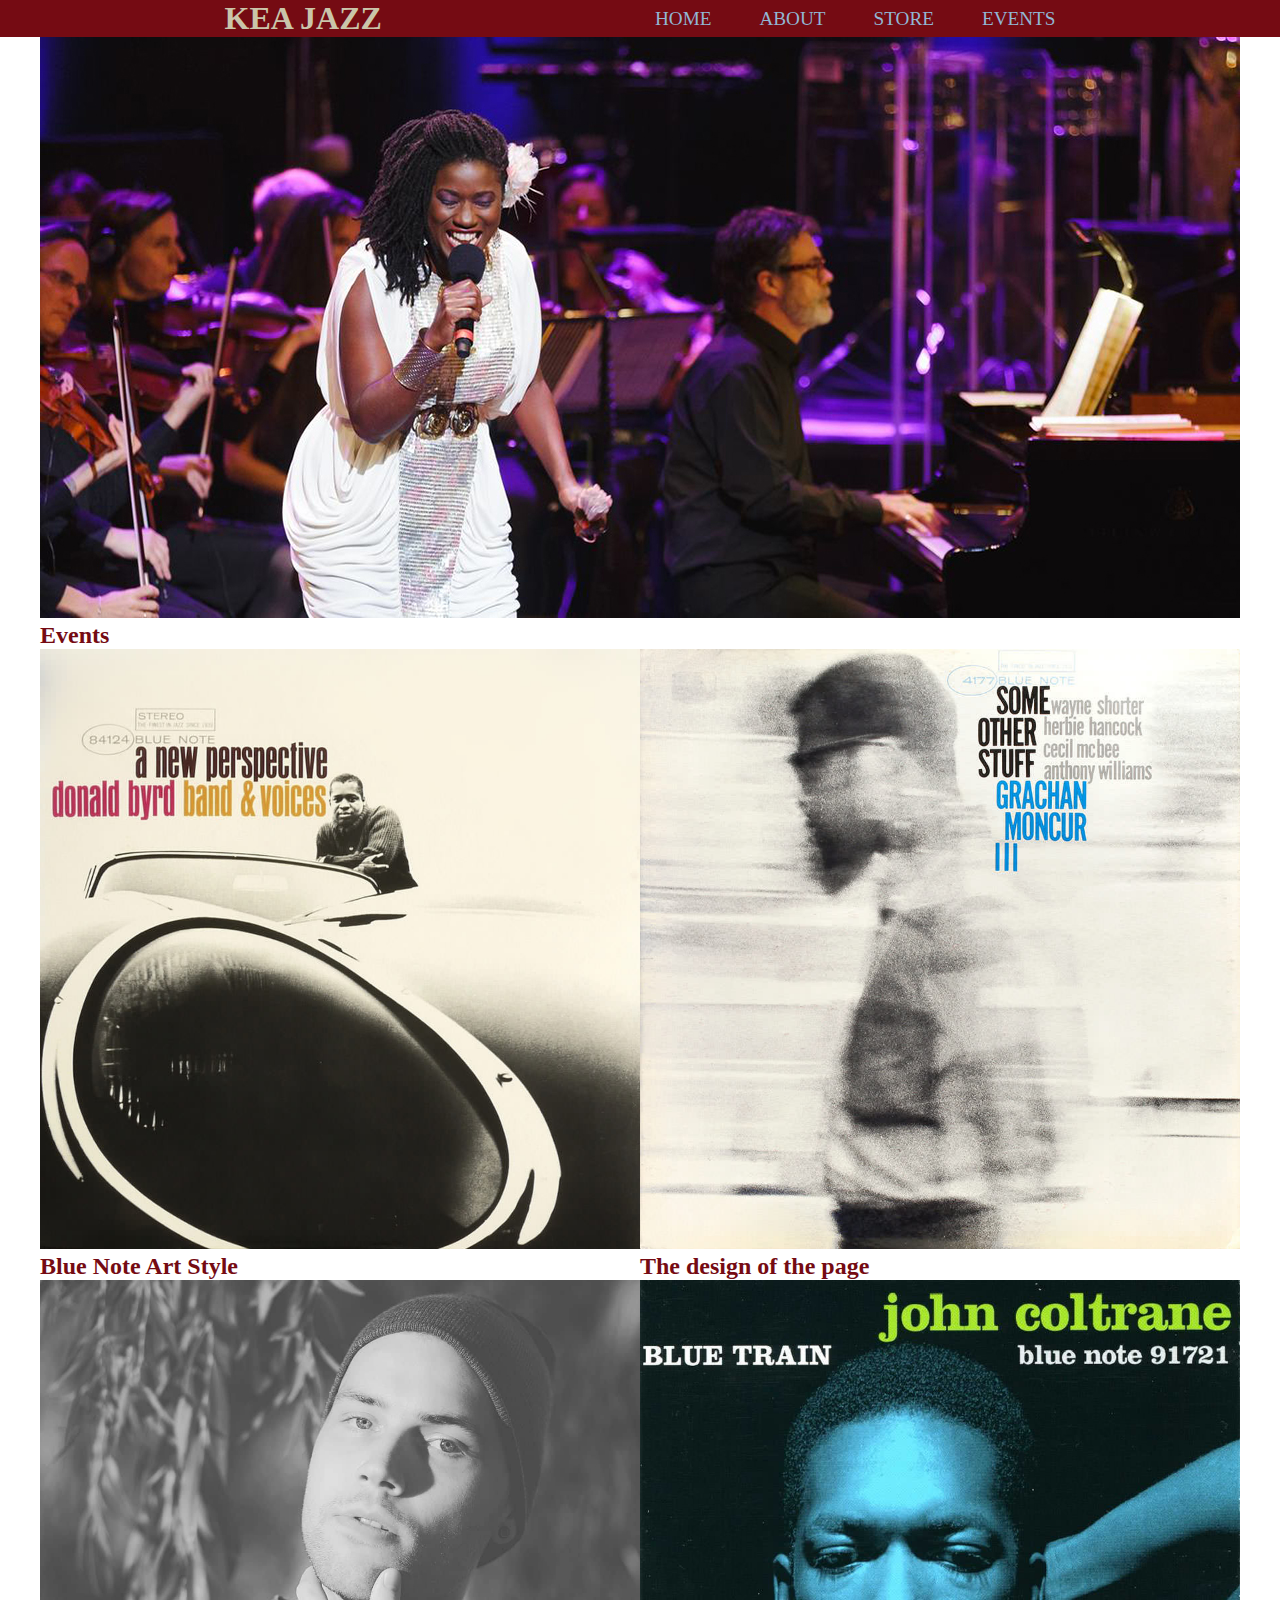
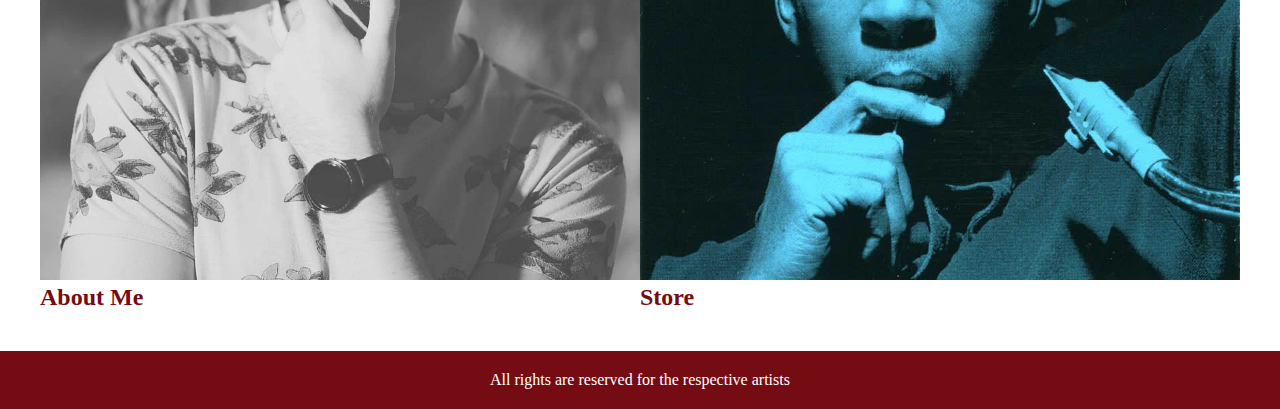
<file: index.html>
<!DOCTYPE HTML>
	
<html lang="en">
	<title>Home</title>
	 <meta CHARSET="UTF-8">
	<link rel="stylesheet" href="stylesheet.css">
	<style>
	</style>	
<body>

<!-- Navigation bar, heavily infuenced by Kevin Powell's lectures, available online on youtube - https://www.youtube.com/watch?v=8QKOaTYvYUA -->
	
  <header>
  <h1 class="logo">KEA JAZZ</h1>
  <input type="checkbox" id="nav-toggle" class="nav-toggle">
	  
   <nav>
    <ul>
      <li><a href="index.html">Home</a></li>
      <li><a href="articles.html">About</a></li>
      <li><a href="store.html">Store</a></li>
      <li><a href="events.html">Events</a></li>
    </ul>
  </nav>
	  
  <label for="nav-toggle" class="nav-toggle-label">
    <span></span>
  </label>
</header>
	<br>
	<!-- this is the change -->
	
	<div class="welcome">
		
<div class="upcoming_events_home">		
	<a href="events.html">
	<img src="Graphics/new_folder/upcoming_events_home_border.jpg" width="1200" height="600" alt=""/></a>
			<a href="events.html"><h2>Events</h2></a></div>
		
<div class="art_style_page_home">
	    <a href="art_style.html">
		<img src="Graphics/medium/art_style_image_19.jpg" width="600" height="600" alt=""/></a>
		<div class="art_style_picture_text"><a href="art_style.html"><h2> Blue Note Art Style</h2></a></div>
		</div>
		
<div class="design_page_home"> 
		 <a href="design_page.html"> <img src="Graphics/medium/art_style_image_12.jpg" width="600" height="600" alt="events poster"/></a>
		<div class="design_page_picture_text"><a href="design_page.html"><h2>The design of the page</h2></a></div>
</div>
		
		<div class="about_page_home"> 
		  <a href="about_me.html"><img src="Graphics/medium/about_me_profle_picture_home.jpg" width="600" height="600" alt=""/></a>
			<div class="about_picture_text"><a href="about_me.html"><h2>About Me</h2></a></div>
		</div>
				<div class="storepage_home"> 
		  <a href="store.html"><img src="Graphics/medium/art_style_image_9.jpg" width="600" height="600" alt=""/></a>
			<div class="store_picture_text"><a href="store.html"><h2>Store</h2></a></div>
		</div>

	</div>
	
	<footer id="main-footer">
	<p> All rights are reserved for the respective artists </p>
</footer>
</body>
</html>
</file>
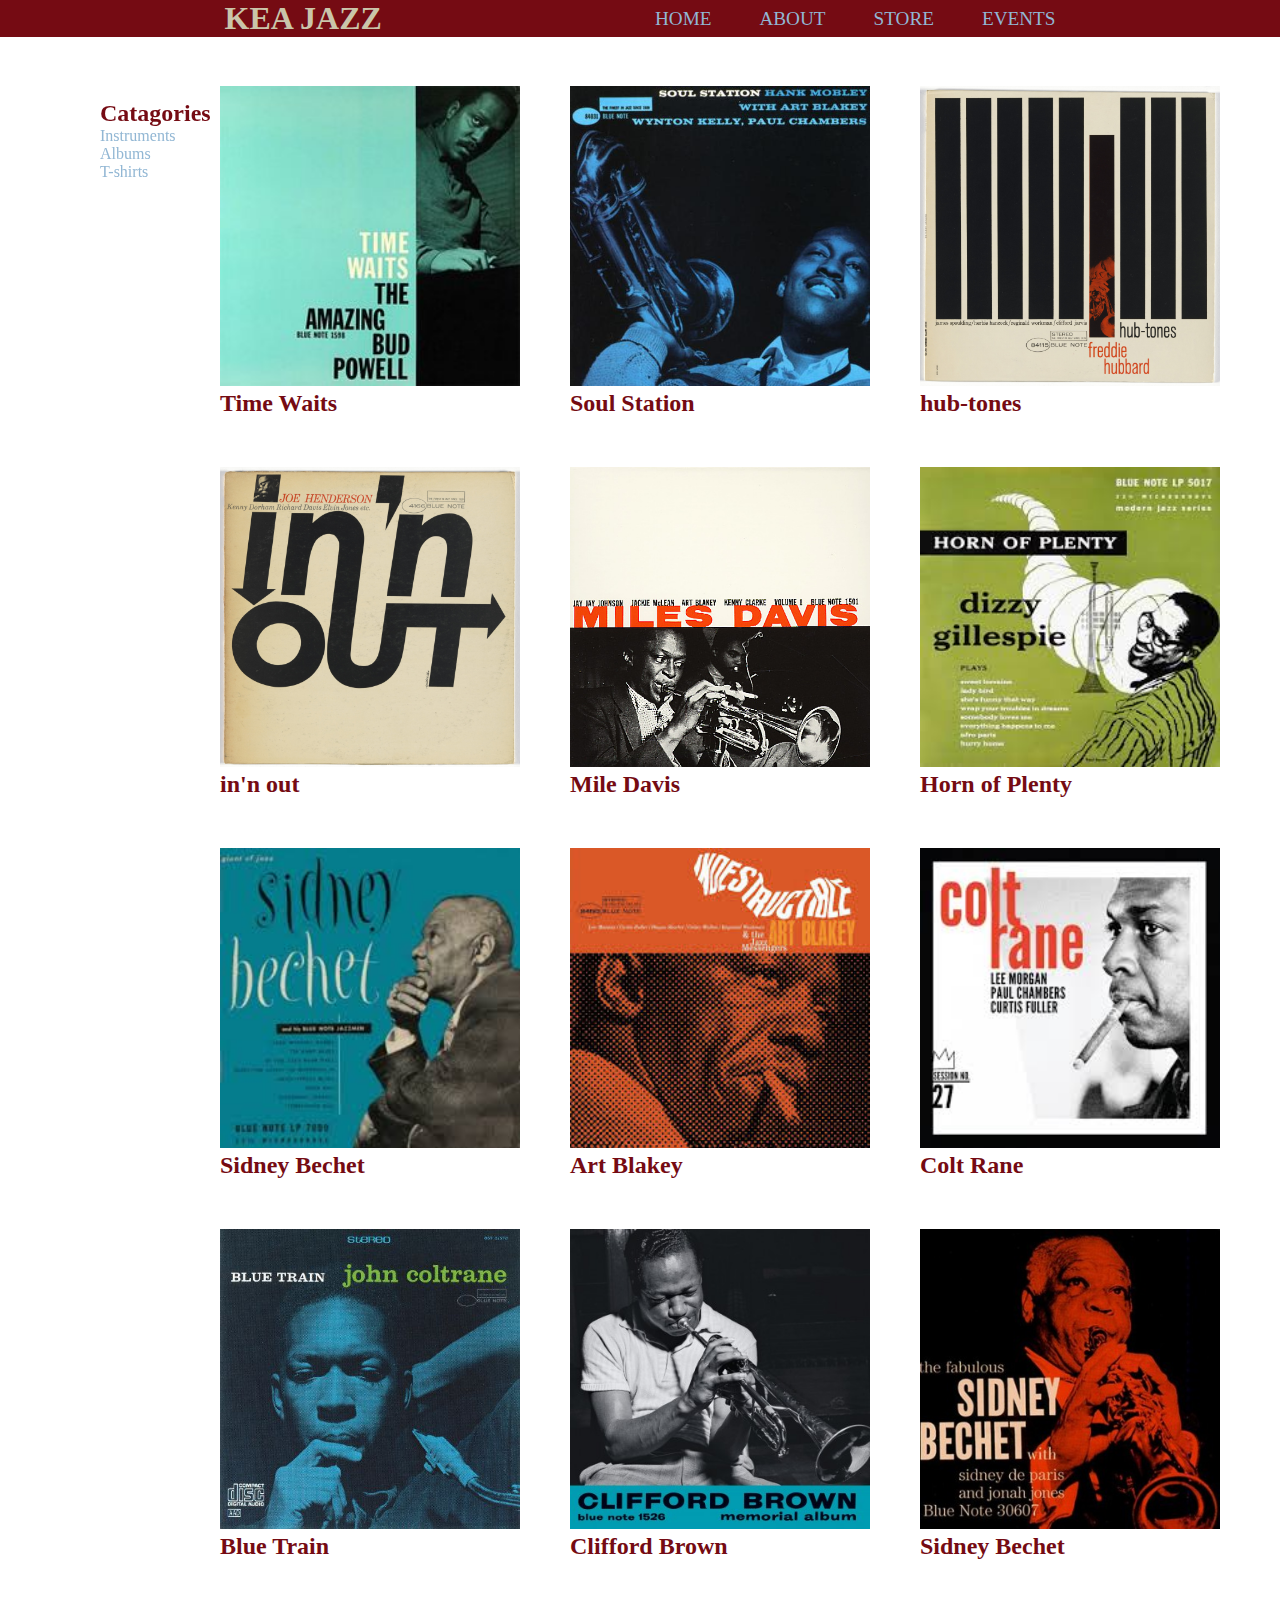
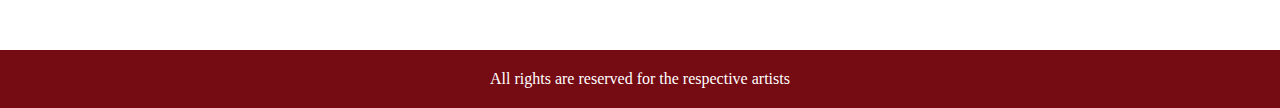
<file: albums.html>
<!DOCTYPE HTML>

	<html lang="en">
	<title>Store</title>
	 <meta CHARSET="UTF-8">
	<link rel="stylesheet" href="stylesheet.css">
	<style>
	</style>
	
<body>

<!-- Navigation bar, heavily infuenced by Kevin Powell's lectures - https://www.youtube.com/watch?v=8QKOaTYvYUA -->
  <header>
  <h1 class="logo">KEA JAZZ</h1>
  <input type="checkbox" id="nav-toggle" class="nav-toggle">
	  
 <nav>
    <ul>
      <li><a href="index.html">Home</a></li>
      <li><a href="articles.html">About</a></li>
      <li><a href="store.html">Store</a></li>
      <li><a href="events.html">Events</a></li>
    </ul>
  </nav>
	  
  <label for="nav-toggle" class="nav-toggle-label">
    <span></span>
  </label>
</header>
<br><br>
	
	<div class="store_container">
	
	
<div class="store-navbar">
	
	
	<h2>Catagories</h2>
	<ul>
      <li><a href="store.html">Instruments</a></li>
      <li><a href="albums.html">Albums</a></li>
      <li><a href="t-shirts.html">T-shirts</a></li>
    </ul>
		</div>
	

		
			<div class="store_items_albums">
		
			<div class="album_1">
	    	<img src="Graphics/shop_images/albums/album1.jpg" width="300" height="300" alt=""/><h2>Time Waits</h2> </div>
		
			<div class="album_2">
	    	<img src="Graphics/shop_images/albums/album2.jpg" width="300" height="300" alt=""/><h2>Soul Station</h2> </div>
		
			<div class="album_3">
	    	<img src="Graphics/shop_images/albums/album3.jpg" width="300" height="300" alt=""/><h2>hub-tones</h2> </div>
		
			<div class="album_4">
	   	 	<img src="Graphics/shop_images/albums/album4.jpg" width="300" height="300" alt=""/><h2>in'n out</h2> </div>
		
			<div class="album_5">
	   		 <img src="Graphics/shop_images/albums/album5.jpg" width="300" height="300" alt=""/><h2>Mile Davis</h2> </div>
		
			<div class="album_6">
	   		 <img src="Graphics/shop_images/albums/album6.jpg" width="300" height="300" alt=""/><h2>Horn of Plenty</h2> </div>
		
			<div class="album_7">
	    	<img src="Graphics/shop_images/albums/album7.jpg" width="300" height="300" alt=""/><h2>Sidney Bechet</h2> </div>
		
			<div class="album_8">
	   		 <img src="Graphics/shop_images/albums/album8.jpg" width="300" height="300" alt=""/><h2>Art Blakey</h2> </div>
		
			<div class="album_9">
	   	 	<img src="Graphics/shop_images/albums/album9.jpg" width="300" height="300" alt=""/><h2>Colt Rane</h2> </div>
		
			<div class="album_10">
	    	<img src="Graphics/shop_images/albums/album10.jpg" width="300" height="300" alt=""/><h2>Blue Train</h2> </div>
		
			<div class="album_11">
	    	<img src="Graphics/shop_images/albums/album11.jpg" width="300" height="300" alt=""/><h2>Clifford Brown</h2> </div>
		
			<div class="album_12">
	    	<img src="Graphics/shop_images/albums/album12.jpg" width="300" height="300" alt=""/><h2>Sidney Bechet</h2> </div>
		</div>
	
</div>

<footer id="main-footer">
	<p> All rights are reserved for the respective artists </p>
</footer>
</body>
</html>
</file>
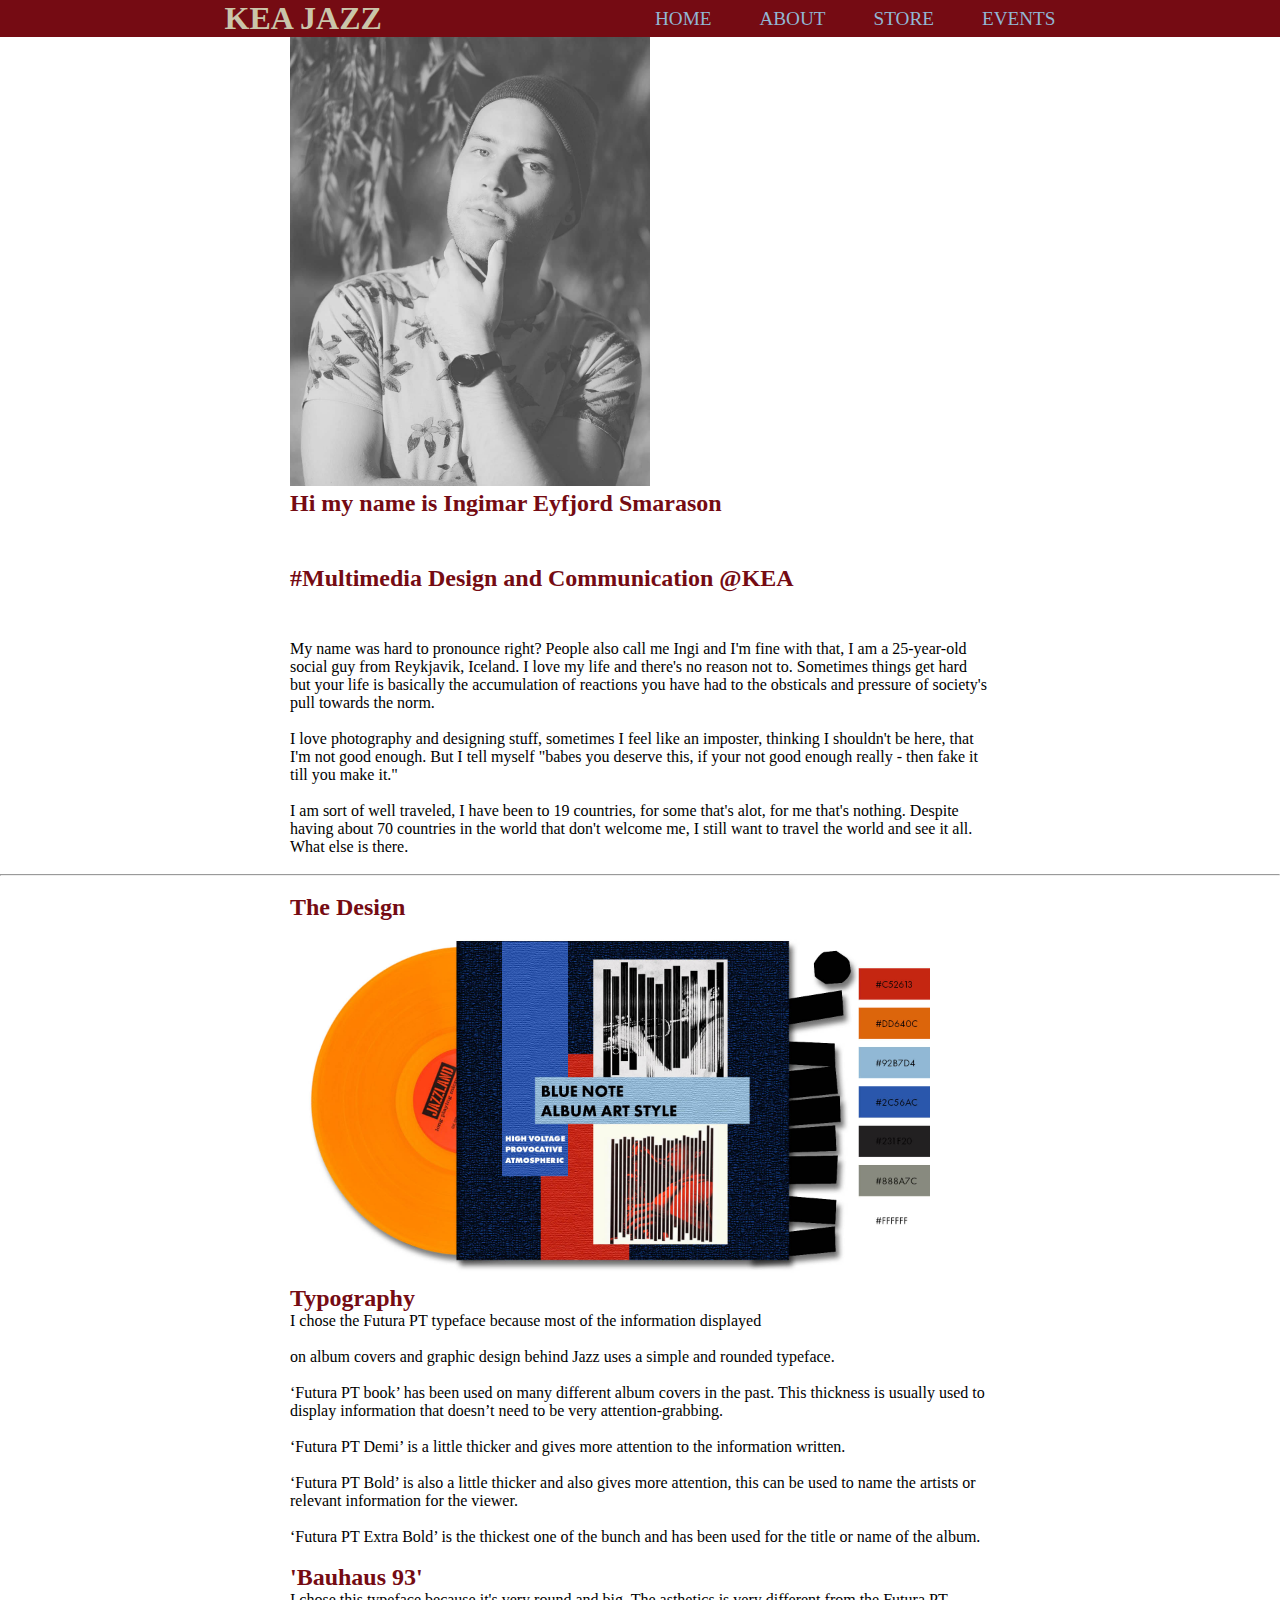
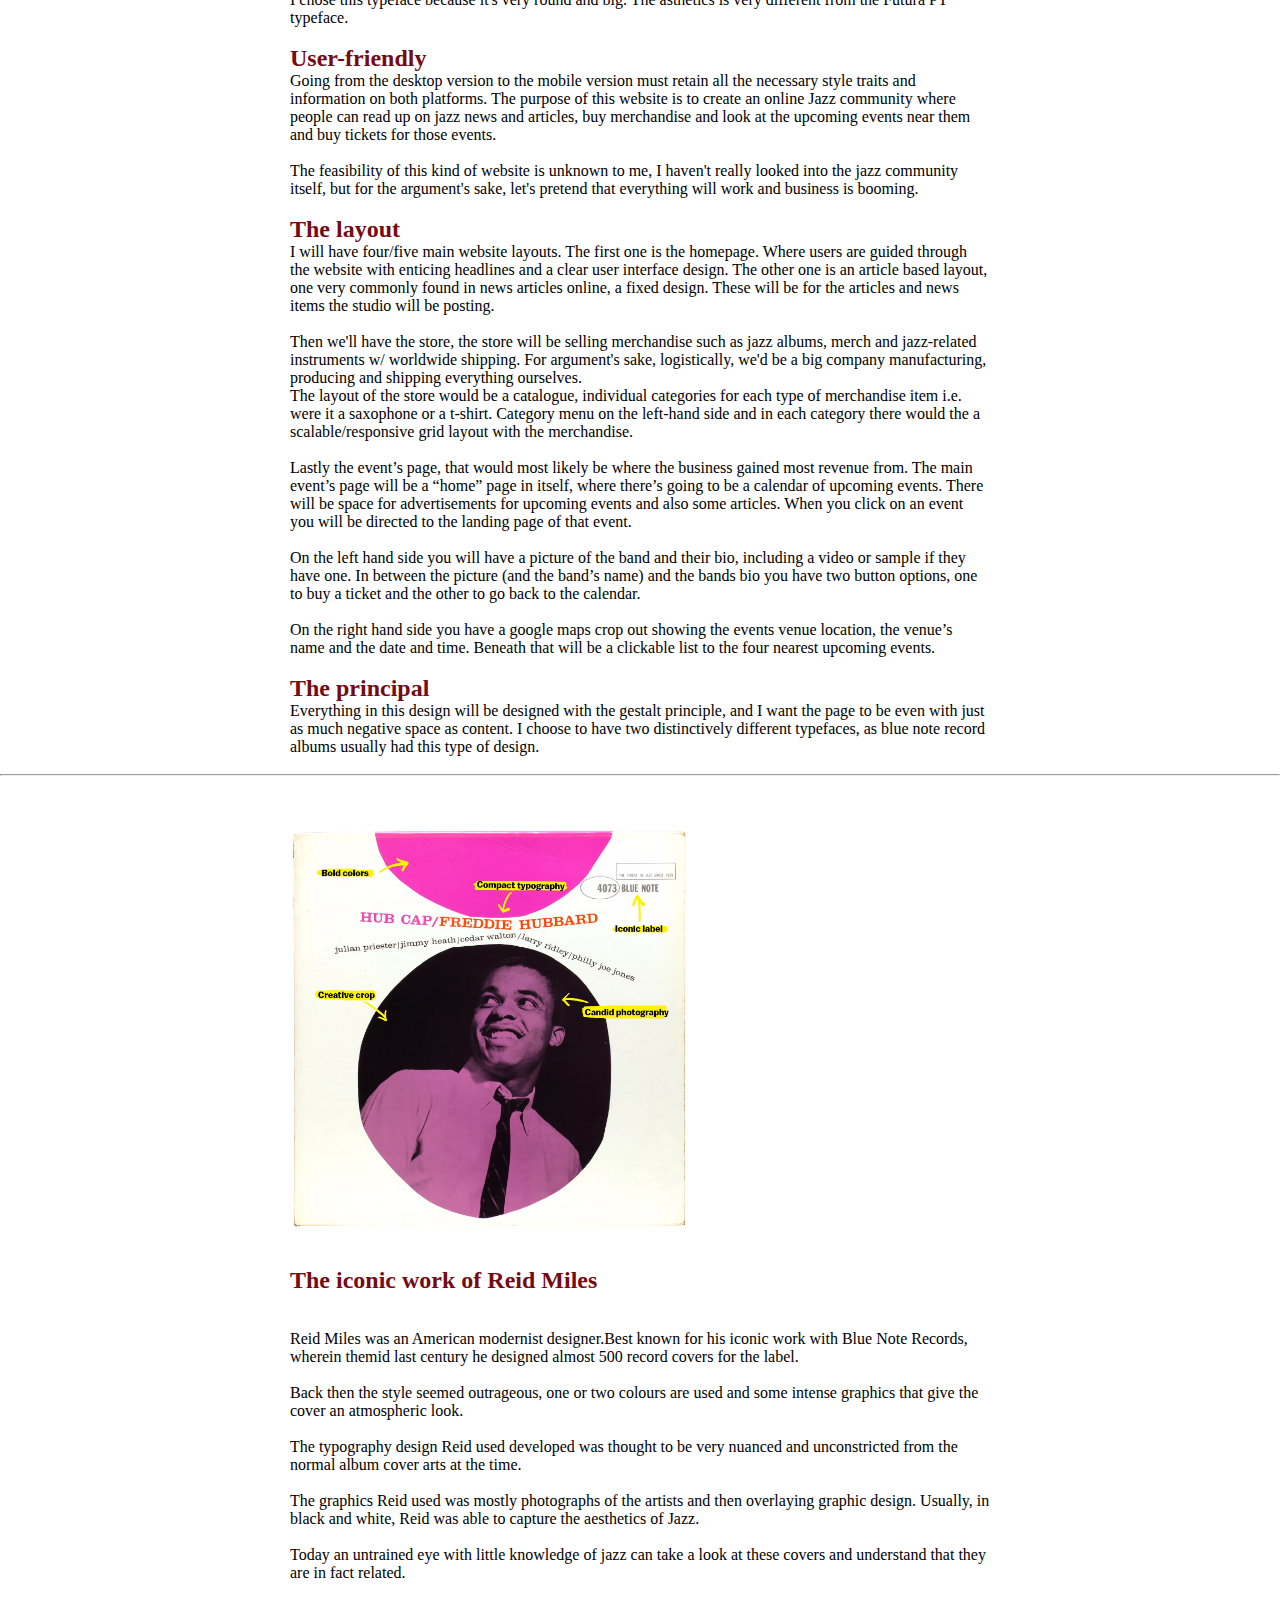
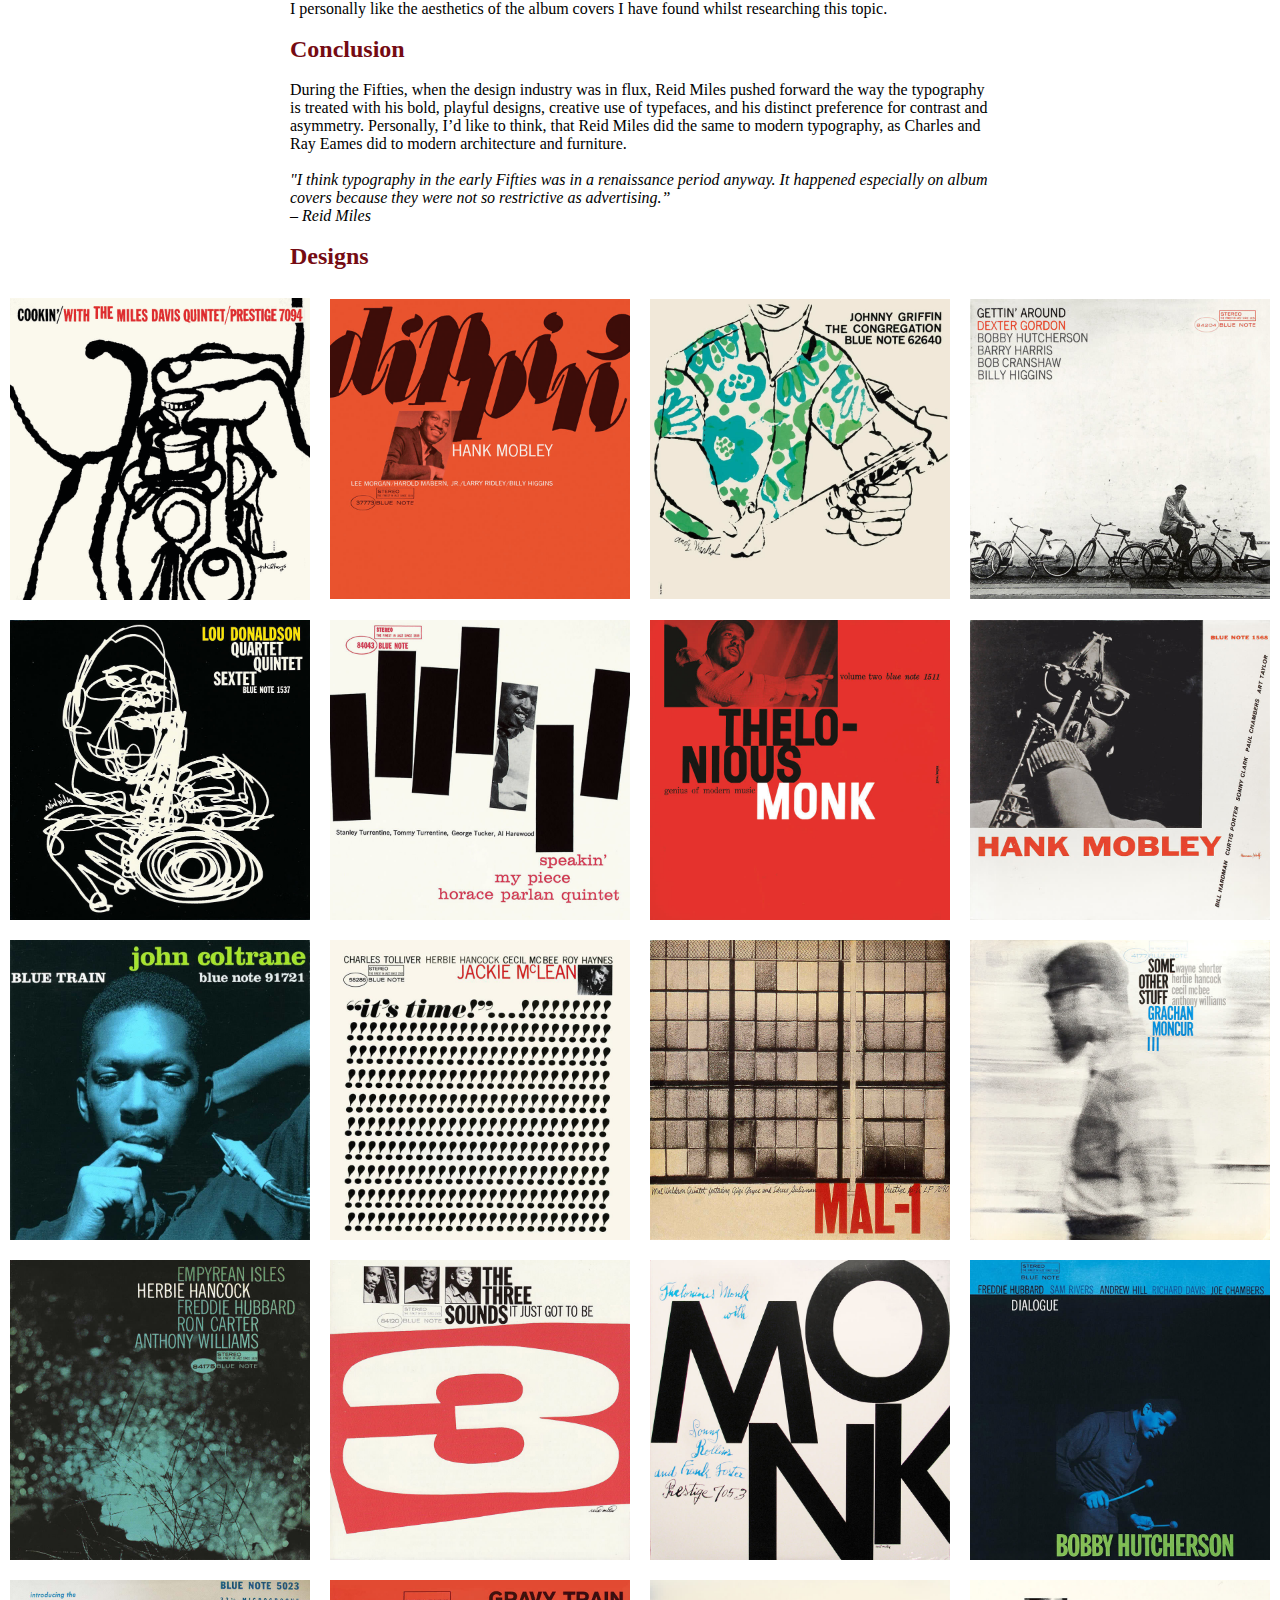
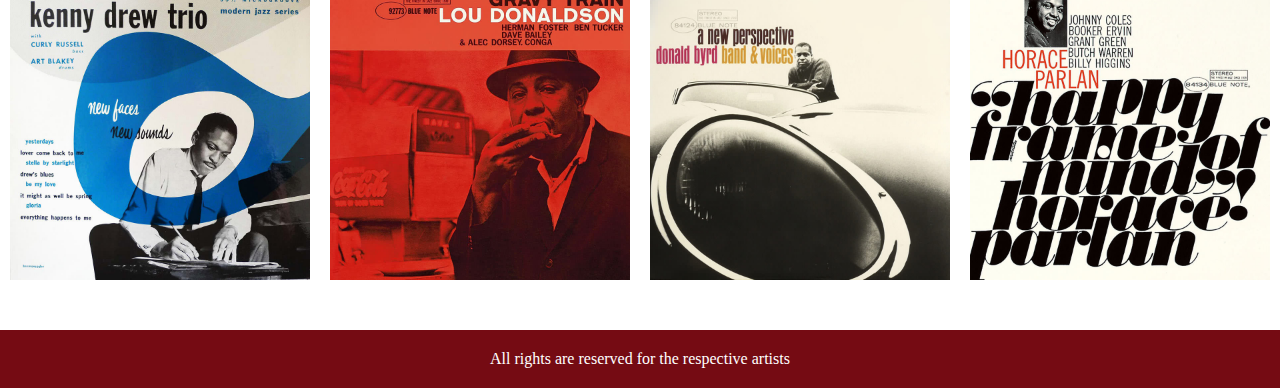
<file: articles.html>
<!DOCTYPE HTML>
	
<html lang="en">
	<title>About</title>
	 <meta CHARSET="UTF-8">
	<link rel="stylesheet" href="stylesheet.css">
	<style>
	</style>	
<body>

<!-- Navigation bar, heavily infuenced by Kevin Powell's lectures, available online on youtube - https://www.youtube.com/watch?v=8QKOaTYvYUA -->
	
  <header>
  <h1 class="logo">KEA JAZZ</h1>
  <input type="checkbox" id="nav-toggle" class="nav-toggle">
	  
   <nav>
    <ul>
      <li><a href="index.html">Home</a></li>
      <li><a href="articles.html">About</a></li>
      <li><a href="store.html">Store</a></li>
      <li><a href="events.html">Events</a></li>
    </ul>
  </nav>
	  
  <label for="nav-toggle" class="nav-toggle-label">
    <span></span>
  </label>
</header>
	
	<br><br>
<section class="about_me">	
	
<div class="about_image">
		<img src="Graphics/medium/about_me_profle_picture.jpg" width="360" height="450" alt="portrait_image_of_me"/>
</div>
	
<div class="about-title">
		<h2>Hi my name is Ingimar Eyfjord Smarason</h2>
</div>
<div class="about-subtitle">
		<h2> #Multimedia Design and Communication @KEA</h2>
</div>
	
<div class="about-text">
		<p>
		My name was hard to pronounce right? People also call me Ingi and I'm fine with that, I am a 25-year-old social guy from Reykjavik, Iceland. I love my life and there's no reason not to. 
		Sometimes things get hard but your life is basically the accumulation of reactions you have had to the obsticals and pressure of society's pull towards the norm.
		</p>
		<br>
		<p>
		I love photography and designing stuff, sometimes I feel like an imposter, thinking I shouldn't be here, that I'm not good enough. But I tell myself "babes you deserve this, if your not good enough really - then fake it till you make it."
		</p>
		<br>
		<p>
		I am sort of well traveled, I have been to 19 countries, for some that's alot, for me that's nothing. Despite having about 70 countries in the world that don't welcome me, I still want to travel the world and see it all. What else is there.
		</p>
		</div>
	</section>
	<br>
<hr class="lines">
	<br>
	
	<section class="design">
	<div class="design-item">		
	<h2>The Design</h2>
		</div>
		<div class="design-image">
			
		    <img src="Graphics/medium/moodboard.jpg" width="640" height="360" alt="moodboard of this specific art style"/>
	</div>

	<div class="typography_about">
		<h2>Typography
		</h2>
		<p>
		I chose the Futura PT typeface because most of the information displayed</p><br>
		<p>
on album covers and graphic design behind Jazz uses a simple
and rounded typeface.</p><br>
		<p>
‘Futura PT book’ has been used on many different album covers in the
past. This thickness is usually used to display information that doesn’t
need to be very attention-grabbing.</p><br>
		<p>
‘Futura PT Demi’ is a little thicker and gives more attention to the
information written.</p><br>
		<p>
‘Futura PT Bold’ is also a little thicker and also gives more
attention, this can be used to name the artists or relevant
information for the viewer.</p><br>
		<p>
‘Futura PT Extra Bold’ is the thickest one of the bunch
and has been used for the title or name of the album.
		</p>
		<br>
		<h2>'Bauhaus 93'</h2> 
		<p> I chose this typeface because it's very round and big. The asthetics is very different from the Futura PT typeface.</p>
		<br>
		<p>
		<h2> User-friendly</h2>
Going from the desktop version to the mobile version must retain all the necessary style traits and 
information on both platforms. The purpose of this website is to create an online Jazz community where people can read up on jazz news and articles, buy merchandise and look at the upcoming events near them and buy tickets for those events.
<br><br>
The feasibility of this kind of website is unknown to me, I haven't really looked into the jazz community itself, but for the argument's sake, let's pretend that everything will work and business is booming.<br><br>

<h2>The layout</h2>
I will have four/five main website layouts. The first one is the homepage. Where users are guided 
through the website with enticing headlines and a clear user interface design.
The other one is an article based layout, one very commonly found in news articles online, a fixed design. These will be for the articles and news items the studio will be posting.
<br><br>
Then we'll have the store, the store will be selling merchandise such as jazz albums, merch and jazz-related 
instruments w/ worldwide shipping. For argument's sake, logistically, we'd be a big company manufacturing, 
producing and shipping everything ourselves. <br>The layout of the store would be a catalogue, individual categories for each type of merchandise item i.e. were it a saxophone or a t-shirt. Category menu on the left-hand side and in each category there would the a scalable/responsive grid layout with the merchandise.<br><br>

Lastly the event’s page, that would most likely be where the business gained most revenue from. The main event’s 
page will be a “home” page in itself, where there’s going to be a calendar of upcoming events. There will be space for advertisements for upcoming events and also some articles. When you click on an event you will be directed to the landing page of that event.<br><br>

On the left hand side you will have a picture of the band and their bio, including a video or sample if they have one. In between the picture (and the band’s name) and the bands bio  you have two button options, one to buy a ticket and the other to go back to the calendar.<br><br>

On the right hand side you have a google maps crop out showing the events venue location, the venue’s name and
the date and time. Beneath that will be a clickable list to the four nearest upcoming events.
<br><br>
		<h2>The principal</h2>
<p>Everything in this design will be designed with the gestalt principle, and I want the page to be even with just as much 
negative space as content. I choose to have two distinctively different typefaces, as blue note record albums usually 
had this type of design.
</p>
	</div>
	</section>
	<br>
<hr class="lines">
	<br>
	<br><br>
<div class="article_text">
	  	<div class="art_style_image">
		<img src="Graphics/medium/vox_article.png" width="400" height="400" alt="vox describtion on album cover">
		</div>
		<div class="clr"></div>
		<div class="design-title">
	 	 <h2>The iconic work of Reid Miles</h2>
		</div>
		<div class="design-description">
				<p>
				Reid Miles was an American modernist 
designer.Best known for his iconic work with Blue Note Records, wherein themid last 
century he designed almost 500 record 
covers for the label.</p>
<br>
			<p>
Back then the style seemed outrageous, one or two colours are used and some intense graphics that give the cover an atmospheric look.</p>
<br>
				<p>
The typography design Reid used developed was thought to be very nuanced and 
unconstricted from the normal album cover arts at the time.</p>
<br>
					<p>
The graphics Reid used was mostly photographs of the artists and then overlaying graphic design. Usually, in black and white, Reid was able to capture the aesthetics of Jazz.</p>
<br>
						<p>
Today an untrained eye with little knowledge of jazz can take a look at these covers and understand that they are in fact related.</p>
<br>
							<p>
I personally like the aesthetics of the album covers I have found whilst researching this topic.
				</p>
			<br>
			<h2>
			Conclusion</h2>
			<br>
			<p>
			During the Fifties, when the design industry was in flux, Reid Miles pushed forward the way the typography is treated with his bold, playful designs, creative use of typefaces, and his distinct preference for contrast and asymmetry.

Personally, I’d like to think, that Reid Miles did the same to modern typography, as Charles and Ray Eames did to modern architecture and furniture.
			</p>
						<br>
			<p><i>
			"I think typography in the early Fifties was in a renaissance period anyway. It happened especially on album covers because they were not so restrictive as advertising.”
	<br>
– Reid Miles</i>
			</p>
			<br>
			<h2>
			Designs</h2>
			<br>
	  </div>
	</div>
	<div class="art_style_design_images">
	<img src="Graphics/medium/art-style_image_1.png" width="300" height="302" alt=""/>
	<img src="Graphics/medium/art_style_image_2.jpg" width="300" height="300" alt=""/>
	<img src="Graphics/medium/art_style_image_3.jpg" width="300" height="300" alt=""/>
	<img src="Graphics/medium/art_style_image_4.jpg" width="300" height="300" alt=""/>
	<img src="Graphics/medium/art_style_image_5.jpg" width="300" height="300" alt=""/>
	<img src="Graphics/medium/art_style_image_6.jpg" width="300" height="300" alt=""/>
	<img src="Graphics/medium/art_style_image_7.jpg" width="300" height="300" alt=""/>
	<img src="Graphics/medium/art_style_image_8.jpg" width="300" height="300" alt=""/>
	<img src="Graphics/medium/art_style_image_9.jpg" width="300" height="300" alt=""/>
	<img src="Graphics/medium/art_style_image_10.jpg" width="300" height="300" alt=""/>
	<img src="Graphics/medium/art_style_image_11.jpg" width="300" height="300" alt=""/>
	<img src="Graphics/medium/art_style_image_12.jpg" width="300" height="300" alt=""/>
	<img src="Graphics/medium/art_style_image_13.jpg" width="300" height="300" alt=""/>
	<img src="Graphics/medium/art_style_image_14.jpg" width="300" height="300" alt=""/>
	<img src="Graphics/medium/art_style_image_15.jpg" width="300" height="300" alt=""/>
	<img src="Graphics/medium/art_style_image_16.jpg" width="300" height="300" alt=""/>
	<img src="Graphics/medium/art_style_image_17.jpg" width="300" height="300" alt=""/>
	<img src="Graphics/medium/art_style_image_18.jpg" width="300" height="300" alt=""/>
	<img src="Graphics/medium/art_style_image_19.jpg" width="300" height="300" alt=""/>
	<img src="Graphics/medium/art_style_image_20.jpg" width="300" height="300" alt=""/>
	</div>
	<div class="clr"></div>

<footer id="main-footer">
	<p> All rights are reserved for the respective artists </p>
</footer>
	
	</body>
	</html>
</file>
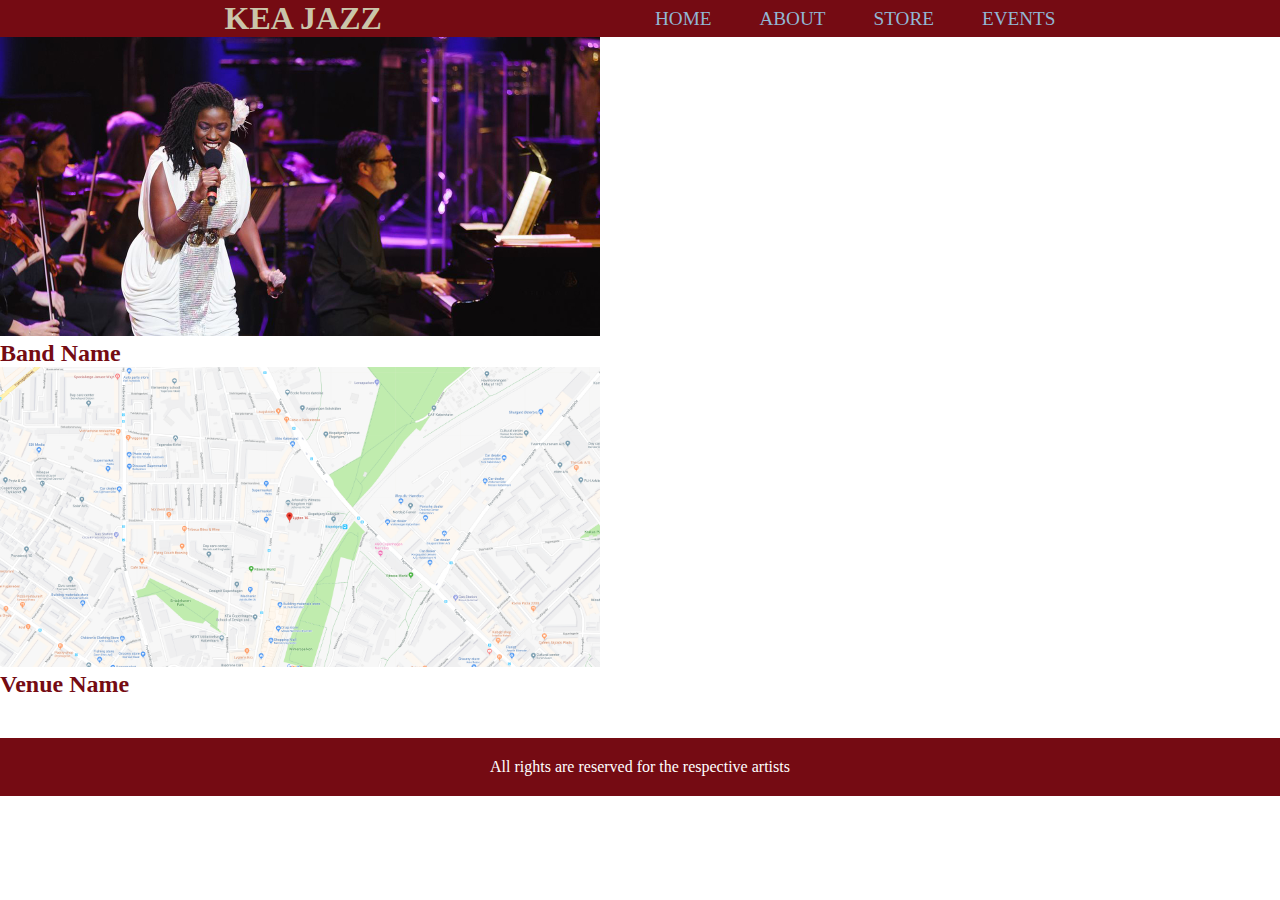
<file: events.html>
<!DOCTYPE HTML>
	<html lang="en">
	<title>Events</title>
	 <meta CHARSET="UTF-8">
	<link rel="stylesheet" href="stylesheet.css">
	<style>
	</style>
	
<body>

<!-- Navigation bar, heavily infuenced by Kevin Powell's lectures - https://www.youtube.com/watch?v=8QKOaTYvYUA -->
  <header>
  <h1 class="logo">KEA JAZZ</h1>
  <input type="checkbox" id="nav-toggle" class="nav-toggle">
 
	  <nav>
   <ul>
      <li><a href="index.html">Home</a></li>
      <li><a href="articles.html">About</a></li>
      <li><a href="store.html">Store</a></li>
      <li><a href="events.html">Events</a></li>
    </ul>
  </nav>
	  
  <label for="nav-toggle" class="nav-toggle-label">
    <span></span>
  </label>
</header>

<br><br>

	<section class="event_page">
	
		<div class="event_image_band">
    <img src="Graphics/new_folder/upcoming_events_home_border.jpg" width="600" height="300" alt=""/>
		<h2>Band Name</h2></div>
	
		<div class="event_image_maps">
    <img src="Graphics/new_folder/Capture.PNG" width="600" height="300" alt=""/> 
	<h2>Venue Name</h2></div>
		
		<div class="get_tickets-box">
		
		</div>
		
		<div class="back-to-calander_box">
		
		</div>
		
		<div class="band-bio">
			
		</div>
		
		<div class="band-video">
			
		</div>
		
	
		<div class="other_upcoming_events">
		
		</div>
		
		</section>
	
<footer id="main-footer">
  <p> All rights are reserved for the respective artists </p>
</footer>
</body>
</html>
</file>
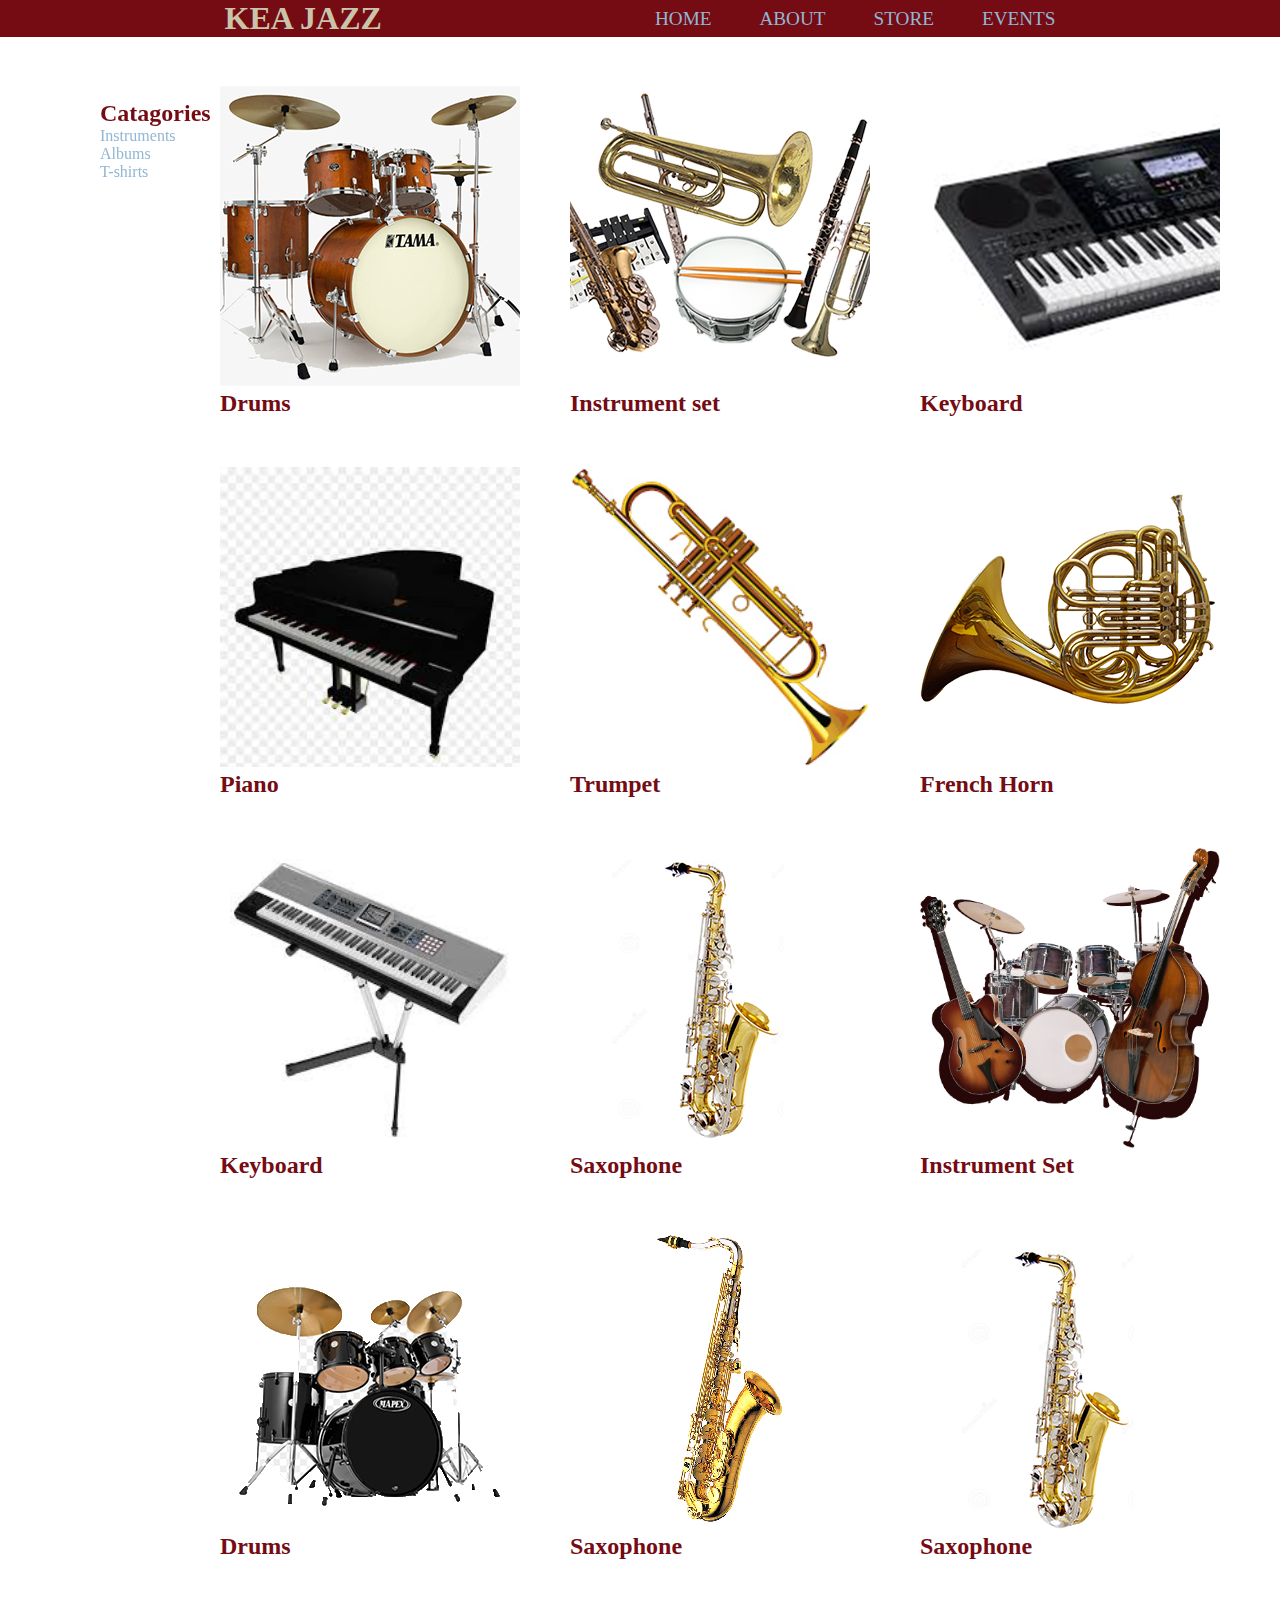
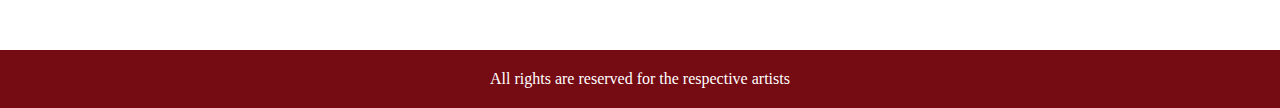
<file: store.html>
<!DOCTYPE HTML>

	<html lang="en">
	<title>Store</title>
	 <meta CHARSET="UTF-8">
	<link rel="stylesheet" href="stylesheet.css">
	<style>
	</style>
	
<body>

<!-- Navigation bar, heavily infuenced by Kevin Powell's lectures - https://www.youtube.com/watch?v=8QKOaTYvYUA -->
  <header>
  <h1 class="logo">KEA JAZZ</h1>
  <input type="checkbox" id="nav-toggle" class="nav-toggle">
	  
 <nav>
    <ul>
      <li><a href="index.html">Home</a></li>
      <li><a href="articles.html">About</a></li>
      <li><a href="store.html">Store</a></li>
      <li><a href="events.html">Events</a></li>
    </ul>
  </nav>
	  
  <label for="nav-toggle" class="nav-toggle-label">
    <span></span>
  </label>
</header>
<br><br>
	<!-- this is the landing page for the store, this will have the instruments section -->
	<div class="store_container">
	
	
<div class="store-navbar">
	
	
	<h2>Catagories</h2>
	<ul>
      <li><a href="store.html">Instruments</a></li>
      <li><a href="albums.html">Albums</a></li>
      <li><a href="t-shirts.html">T-shirts</a></li>
    </ul>
		</div>
	

		
			<div class="store_items_instruments">
		
			<div class="album_1">
<img src="Graphics/shop_images/Instruments/1.jpg" width="300" height="300" alt=""/><h2>Drums</h2> </div>	
				
<div class="album_2">
<img src="Graphics/shop_images/Instruments/2.jpg" width="300" height="300" alt=""/><h2>Instrument set</h2> </div>
		
<div class="album_3">
<img src="Graphics/shop_images/Instruments/3.jpg" width="300" height="300" alt=""/><h2>Keyboard</h2> </div>
		
<div class="album_4">
<img src="Graphics/shop_images/Instruments/4.jpg" width="300" height="300" alt=""/><h2>Piano</h2> </div>
		
<div class="album_5">
<img src="Graphics/shop_images/Instruments/5.jpg" width="300" height="300" alt=""/><h2>Trumpet</h2> </div>
		
<div class="album_6">
<img src="Graphics/shop_images/Instruments/6.jpg" width="300" height="300" alt=""/><h2>French Horn</h2> </div>
		
<div class="album_7">
<img src="Graphics/shop_images/Instruments/7.jpg" width="300" height="300" alt=""/><h2>Keyboard</h2> </div>
		
<div class="album_8">
<img src="Graphics/shop_images/Instruments/8.jpg" width="300" height="300" alt=""/><h2>Saxophone</h2> </div>
		
<div class="album_9">
<img src="Graphics/shop_images/Instruments/9.jpg" width="300" height="300" alt=""/><h2>Instrument Set</h2> </div>
		
<div class="album_10">
<img src="Graphics/shop_images/Instruments/10.jpg" width="300" height="300" alt=""/><h2>Drums</h2> </div>
		
<div class="album_11">
<img src="Graphics/shop_images/Instruments/11.jpg" width="300" height="300" alt=""/><h2>Saxophone</h2> </div>
		
<div class="album_12">
<img src="Graphics/shop_images/Instruments/12.jpg" width="300" height="300" alt=""/><h2>Saxophone</h2> </div>
		</div>
	
</div>

<footer id="main-footer">
	<p> All rights are reserved for the respective artists </p>
</footer>
</body>
</html>
</file>
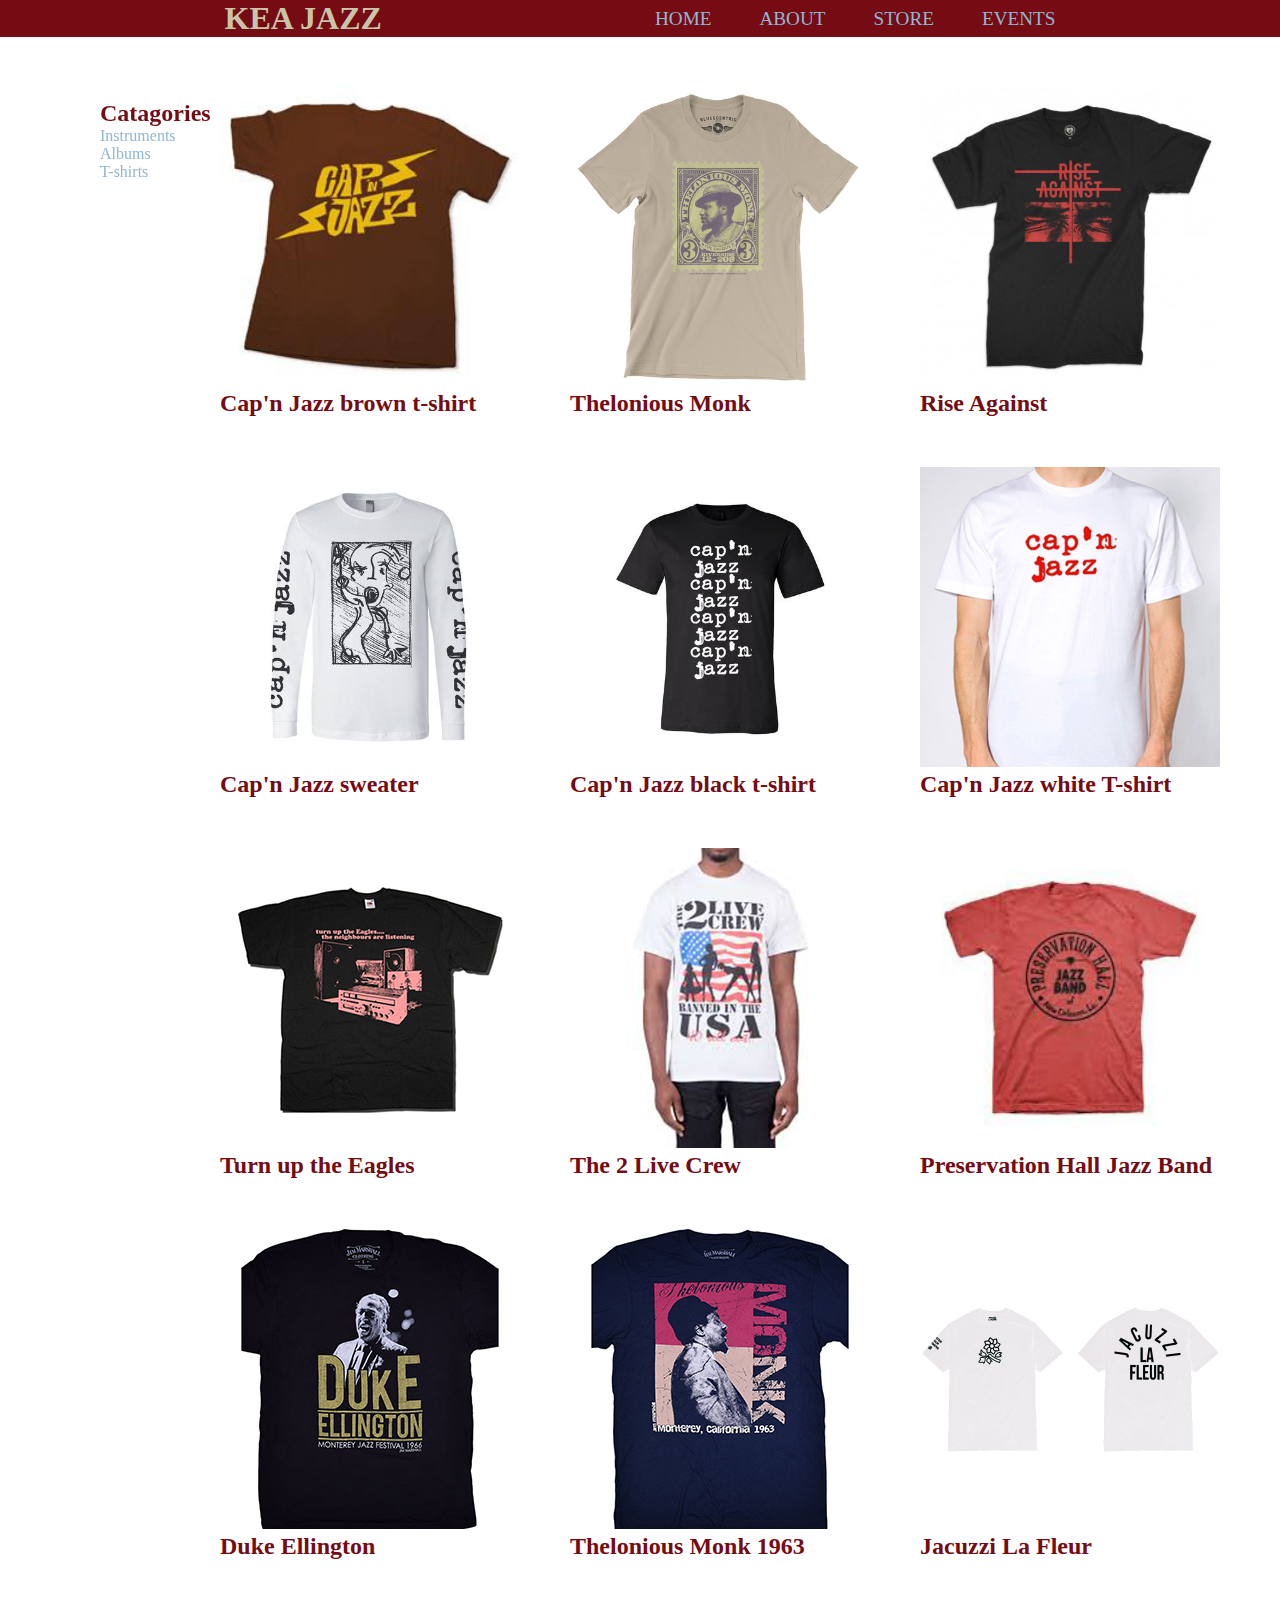
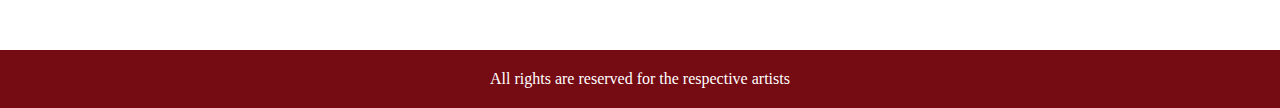
<file: t-shirts.html>
<!DOCTYPE HTML>

	<html lang="en">
	<title>Store</title>
	 <meta CHARSET="UTF-8">
	<link rel="stylesheet" href="stylesheet.css">
	<style>
	</style>
	
<body>

<!-- Navigation bar, heavily infuenced by Kevin Powell's lectures - https://www.youtube.com/watch?v=8QKOaTYvYUA -->
  <header>
  <h1 class="logo">KEA JAZZ</h1>
  <input type="checkbox" id="nav-toggle" class="nav-toggle">
	  
 <nav>
    <ul>
      <li><a href="index.html">Home</a></li>
      <li><a href="articles.html">About</a></li>
      <li><a href="store.html">Store</a></li>
      <li><a href="events.html">Events</a></li>
    </ul>
  </nav>
	  
  <label for="nav-toggle" class="nav-toggle-label">
    <span></span>
  </label>
</header>
<br><br>
	
	<div class="store_container">
	
	
<div class="store-navbar">
	
	
	<h2>Catagories</h2>
	<ul>
      <li><a href="store.html">Instruments</a></li>
      <li><a href="albums.html">Albums</a></li>
      <li><a href="t-shirts.html">T-shirts</a></li>
    </ul>
		</div>
	

		
			<div class="store_items_t-shirts">
		
			<div class="album_1">
	    	<img src="Graphics/shop_images/t-shirts/1.jpg" width="300" height="300" alt=""/><h2>Cap'n Jazz brown t-shirt</h2> </div>
		
			<div class="album_2">
	    	<img src="Graphics/shop_images/t-shirts/2.jpg" width="300" height="300" alt=""/><h2>Thelonious Monk</h2> </div>
		
			<div class="album_3">
	    	<img src="Graphics/shop_images/t-shirts/3.jpg" width="300" height="300" alt=""/><h2>Rise Against</h2> </div>
		
			<div class="album_4">
	   	 	<img src="Graphics/shop_images/t-shirts/4.jpg" width="300" height="300" alt=""/><h2>Cap'n Jazz sweater</h2> </div>
		
			<div class="album_5">
	   		 <img src="Graphics/shop_images/t-shirts/5.jpg" width="300" height="300" alt=""/><h2>Cap'n Jazz black t-shirt</h2> </div>
		
			<div class="album_6">
	   		 <img src="Graphics/shop_images/t-shirts/6.jpg" width="300" height="300" alt=""/><h2>Cap'n Jazz white T-shirt</h2> </div>
		
			<div class="album_7">
	    	<img src="Graphics/shop_images/t-shirts/7.jpg" width="300" height="300" alt=""/><h2>Turn up the Eagles</h2> </div>
		
			<div class="album_8">
	   		 <img src="Graphics/shop_images/t-shirts/8.jpg" width="300" height="300" alt=""/><h2>The 2 Live Crew</h2> </div>
		
			<div class="album_9">
	   	 	<img src="Graphics/shop_images/t-shirts/9.jpg" width="300" height="300" alt=""/><h2>Preservation Hall Jazz Band</h2> </div>
		
			<div class="album_10">
	    	<img src="Graphics/shop_images/t-shirts/10.jpg" width="300" height="300" alt=""/><h2>Duke Ellington</h2> </div>
		
			<div class="album_11">
	    	<img src="Graphics/shop_images/t-shirts/11.jpg" width="300" height="300" alt=""/><h2>Thelonious Monk 1963</h2> </div>
		
			<div class="album_12">
	    	<img src="Graphics/shop_images/t-shirts/12.jpg" width="300" height="300" alt=""/><h2>Jacuzzi La Fleur</h2> </div>
		</div>
	
</div>

<footer id="main-footer">
	<p> All rights are reserved for the respective artists </p>
</footer>
</body>
</html>
</file>
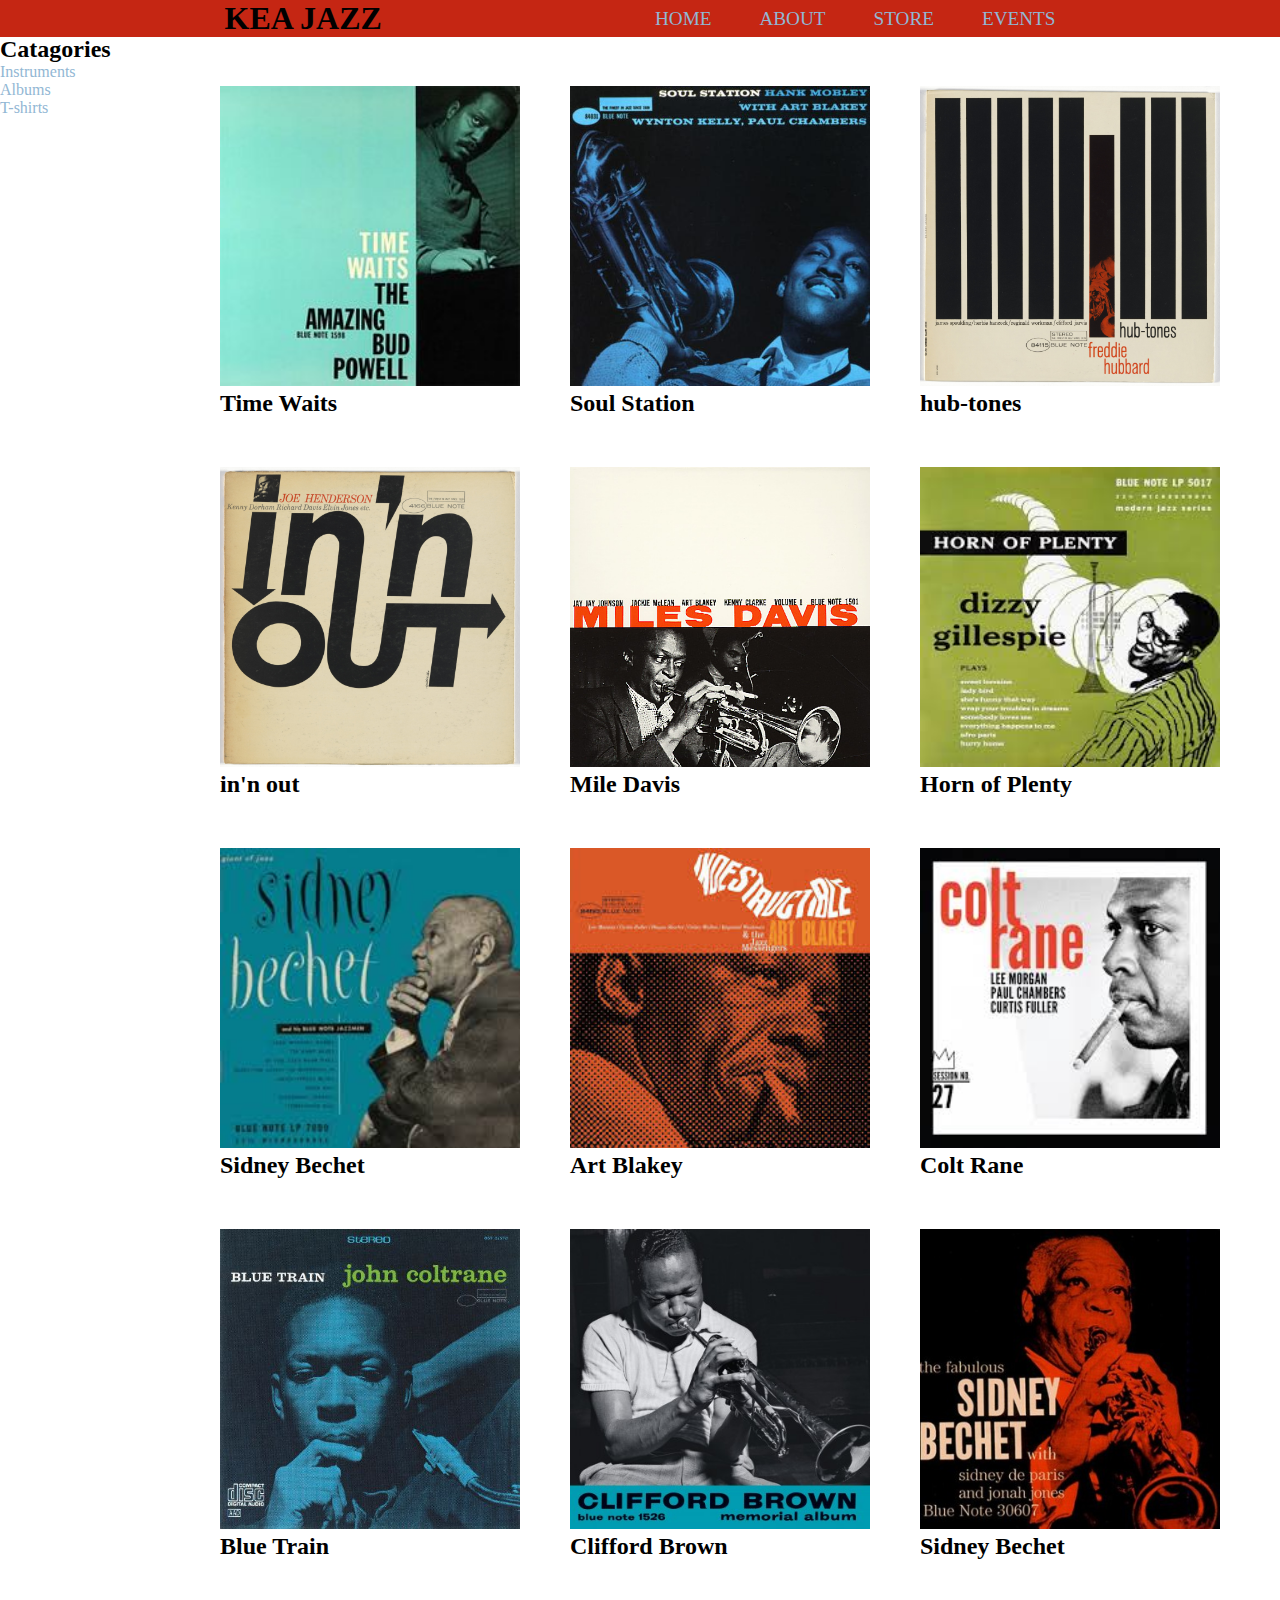
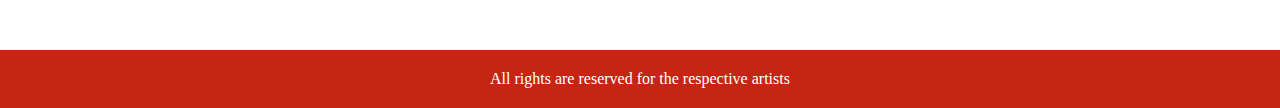
<file: Graphics/medium/Store_files/NQIpNlH.html>
<!DOCTYPE html>
<html data_liveedit_tagid="00000000145239C0" lang="en"><head>
<meta http-equiv="content-type" content="text/html; charset=UTF-8"><title data_liveedit_tagid="0000000014523AF0">Store</title>
	 <meta charset="UTF-8" data_liveedit_tagid="0000000014524550">
	<link rel="stylesheet" href="NQIpNlH_data/stylesheet.css" data_liveedit_tagid="0000000014524790">
	<style data_liveedit_tagid="0000000014524B40">
	</style>
	
</head><body data_liveedit_tagid="0000000014524ED0">

<!-- Navigation bar, heavily infuenced by Kevin Powell's lectures - https://www.youtube.com/watch?v=8QKOaTYvYUA -->
  <header data_liveedit_tagid="0000000014525380">
  <h1 class="logo" data_liveedit_tagid="00000000145255E0">KEA JAZZ</h1>
  <input type="checkbox" id="nav-toggle" class="nav-toggle" data_liveedit_tagid="0000000014525970">
	  
 <nav data_liveedit_tagid="0000000014525BB0">
    <ul data_liveedit_tagid="0000000014525E10">
      <li data_liveedit_tagid="0000000014526070"><a href="http://127.0.0.1:60233/content/Nzf4YkzvLf_SFMxHAAAG/bZZ0aIQ/fPV2cnY/Fi3g70K/CmXQhkC/WK6IMfm/X996t7S/JZcm75A/nnTq8Ih/index.html" data_liveedit_tagid="00000000145261A0">Home</a></li>
      <li data_liveedit_tagid="0000000014526530"><a href="http://127.0.0.1:60233/content/Nzf4YkzvLf_SFMxHAAAG/bZZ0aIQ/fPV2cnY/Fi3g70K/CmXQhkC/WK6IMfm/X996t7S/JZcm75A/nnTq8Ih/articles.html" data_liveedit_tagid="0000000014526660">About</a></li>
      <li data_liveedit_tagid="00000000145269F0"><a href="http://127.0.0.1:60233/content/Nzf4YkzvLf_SFMxHAAAG/bZZ0aIQ/fPV2cnY/Fi3g70K/CmXQhkC/WK6IMfm/X996t7S/JZcm75A/nnTq8Ih/store.html" data_liveedit_tagid="0000000014526B20">Store</a></li>
      <li data_liveedit_tagid="0000000014526EB0"><a href="http://127.0.0.1:60233/content/Nzf4YkzvLf_SFMxHAAAG/bZZ0aIQ/fPV2cnY/Fi3g70K/CmXQhkC/WK6IMfm/X996t7S/JZcm75A/nnTq8Ih/events.html" data_liveedit_tagid="0000000014526FE0">Events</a></li>
    </ul>
  </nav>
	  
  <label for="nav-toggle" class="nav-toggle-label" data_liveedit_tagid="00000000145275D0">
    <span data_liveedit_tagid="0000000014527830"></span>
  </label>
</header>
<br data_liveedit_tagid="0000000014527CF0"><br data_liveedit_tagid="0000000014527E00">
	
	<div class="store_container" data_liveedit_tagid="0000000014528040">
	
	
<div class="Store-navbar" data_liveedit_tagid="0000000024DA0990">
	
	
	<h2 data_liveedit_tagid="0000000024DA0BF0">Catagories</h2>
	<ul data_liveedit_tagid="0000000024A0C910">
      <li data_liveedit_tagid="0000000024A0CB70"><a href="http://127.0.0.1:60233/content/Nzf4YkzvLf_SFMxHAAAG/bZZ0aIQ/fPV2cnY/Fi3g70K/CmXQhkC/WK6IMfm/X996t7S/JZcm75A/nnTq8Ih/store.html" data_liveedit_tagid="0000000024A0CDB0">Instruments</a></li>
      <li data_liveedit_tagid="0000000024A0D250"><a href="http://127.0.0.1:60233/content/Nzf4YkzvLf_SFMxHAAAG/bZZ0aIQ/fPV2cnY/Fi3g70K/CmXQhkC/WK6IMfm/X996t7S/JZcm75A/nnTq8Ih/albums.html" data_liveedit_tagid="0000000024A0D380">Albums</a></li>
      <li data_liveedit_tagid="0000000024A0F2B0"><a href="http://127.0.0.1:60233/content/Nzf4YkzvLf_SFMxHAAAG/bZZ0aIQ/fPV2cnY/Fi3g70K/CmXQhkC/WK6IMfm/X996t7S/JZcm75A/nnTq8Ih/t-shirts.html" data_liveedit_tagid="0000000024A0F3E0">T-shirts</a></li>
    </ul>
		</div>
	

		
			<div class="store_items_albums" data_liveedit_tagid="0000000014529DF0">
		
			<div class="album_1" data_liveedit_tagid="00000000149361D0">
	    	<img src="NQIpNlH_data/album1.jpg" alt="" data_liveedit_tagid="0000000024D9CDA0" width="300" height="300"><h2 data_liveedit_tagid="0000000025951B40">Time Waits</h2> </div>
		
			<div class="album_2" data_liveedit_tagid="0000000014933510">
	    	<img src="NQIpNlH_data/album2.jpg" alt="" data_liveedit_tagid="000000001AA3CDF0" width="300" height="300"><h2 data_liveedit_tagid="0000000024DA5BC0">Soul Station</h2> </div>
		
			<div class="album_3" data_liveedit_tagid="000000001E506A60">
	    	<img src="NQIpNlH_data/album3.jpg" alt="" data_liveedit_tagid="0000000024A0C800" width="300" height="300"><h2 data_liveedit_tagid="000000001E508A30">hub-tones</h2> </div>
		
			<div class="album_4" data_liveedit_tagid="000000001E5079B0">
	   	 	<img src="NQIpNlH_data/album4.jpg" alt="" data_liveedit_tagid="0000000024A0CCA0" width="300" height="300"><h2 data_liveedit_tagid="000000001E509CF0">in'n out</h2> </div>
		
			<div class="album_5" data_liveedit_tagid="000000001E509000">
	   		 <img src="NQIpNlH_data/album5.jpg" alt="" data_liveedit_tagid="0000000024A0D140" width="300" height="300"><h2 data_liveedit_tagid="000000002595C030">Mile Davis</h2> </div>
		
			<div class="album_6" data_liveedit_tagid="000000001E509130">
	   		 <img src="NQIpNlH_data/album6.jpg" alt="" data_liveedit_tagid="000000001E02F230" width="300" height="300"><h2 data_liveedit_tagid="00000000255C54B0">Horn of Plenty</h2> </div>
		
			<div class="album_7" data_liveedit_tagid="000000001E509720">
	    	<img src="NQIpNlH_data/album7.jpg" alt="" data_liveedit_tagid="000000001E02F6D0" width="300" height="300"><h2 data_liveedit_tagid="00000000255C5710">Sidney Bechet</h2> </div>
		
			<div class="album_8" data_liveedit_tagid="000000001E509960">
	   		 <img src="NQIpNlH_data/album8.jpg" alt="" data_liveedit_tagid="00000000149353E0" width="300" height="300"><h2 data_liveedit_tagid="00000000255C5970">Art Blakey</h2> </div>
		
			<div class="album_9" data_liveedit_tagid="0000000014936B80">
	   	 	<img src="NQIpNlH_data/album9.jpg" alt="" data_liveedit_tagid="0000000014935620" width="300" height="300"><h2 data_liveedit_tagid="00000000255C5BD0">Colt Rane</h2> </div>
		
			<div class="album_10" data_liveedit_tagid="0000000014935F70">
	    	<img src="NQIpNlH_data/album10.jpg" alt="" data_liveedit_tagid="0000000014936560" width="300" height="300"><h2 data_liveedit_tagid="00000000255C5F60">Blue Train</h2> </div>
		
			<div class="album_11" data_liveedit_tagid="0000000024D9C090">
	    	<img src="NQIpNlH_data/album11.jpg" alt="" data_liveedit_tagid="000000002595B360" width="300" height="300"><h2 data_liveedit_tagid="00000000255C6790">Clifford Brown</h2> </div>
		
			<div class="album_12" data_liveedit_tagid="0000000024D9DF30">
	    	<img src="NQIpNlH_data/album12.jpg" alt="" data_liveedit_tagid="000000002595B800" width="300" height="300"><h2 data_liveedit_tagid="00000000255C6FC0">Sidney Bechet</h2> </div>
		</div>
	
</div>

<footer id="main-footer" data_liveedit_tagid="0000000014936F10">
	<p data_liveedit_tagid="0000000014937170"> All rights are reserved for the respective artists </p>
</footer>
<dw-container-div>
<script src="NQIpNlH_data/deviceClientScript.js"></script>
<script src="NQIpNlH_data/IOSScrolling.js"></script>
<script src="NQIpNlH_data/HTMLDOMDiff.js"></script>
<script src="NQIpNlH_data/HTMLSimpleDOM.js"></script>
<script src="NQIpNlH_data/HTMLTokenizer.js"></script>
<script src="NQIpNlH_data/murmurhash3_gc.js"></script>
<script src="NQIpNlH_data/RemoteFunctions.js"></script>
<script src="NQIpNlH_data/LiveUpdateTools.js"></script>
<script>$dwJQuery = window.parent.$; window.DevicePreview_RenderSuccess = true; DW_LiveEdit_SetupDoc('<!DOCTYPE HTML>\n\n	<html lang="en" data_liveedit_tagid="00000000145239C0">\n	<title data_liveedit_tagid="0000000014523AF0">Store<\/title>\n	 <meta CHARSET="UTF-8" data_liveedit_tagid="0000000014524550">\n	<link rel="stylesheet" href="stylesheet.css" data_liveedit_tagid="0000000014524790">\n	<style data_liveedit_tagid="0000000014524B40">\n	<\/style>\n	\n<body data_liveedit_tagid="0000000014524ED0">\n\n<!-- Navigation bar, heavily infuenced by Kevin Powell\'s lectures - https:\/\/www.youtube.com\/watch?v=8QKOaTYvYUA -->\n  <header data_liveedit_tagid="0000000014525380">\n  <h1 class="logo" data_liveedit_tagid="00000000145255E0">KEA JAZZ<\/h1>\n  <input type="checkbox" id="nav-toggle" class="nav-toggle" data_liveedit_tagid="0000000014525970">\n	  \n <nav data_liveedit_tagid="0000000014525BB0">\n    <ul data_liveedit_tagid="0000000014525E10">\n      <li data_liveedit_tagid="0000000014526070"><a href="index.html" data_liveedit_tagid="00000000145261A0">Home<\/a><\/li>\n      <li data_liveedit_tagid="0000000014526530"><a href="articles.html" data_liveedit_tagid="0000000014526660">About<\/a><\/li>\n      <li data_liveedit_tagid="00000000145269F0"><a href="store.html" data_liveedit_tagid="0000000014526B20">Store<\/a><\/li>\n      <li data_liveedit_tagid="0000000014526EB0"><a href="events.html" data_liveedit_tagid="0000000014526FE0">Events<\/a><\/li>\n    <\/ul>\n  <\/nav>\n	  \n  <label for="nav-toggle" class="nav-toggle-label" data_liveedit_tagid="00000000145275D0">\n    <span data_liveedit_tagid="0000000014527830"><\/span>\n  <\/label>\n<\/header>\n<br data_liveedit_tagid="0000000014527CF0"><br data_liveedit_tagid="0000000014527E00">\n	\n	<div class="store_container" data_liveedit_tagid="0000000014528040">\n	\n	\n<div class="Store-navbar" data_liveedit_tagid="0000000024DA0990">\n	\n	\n	<h2 data_liveedit_tagid="0000000024DA0BF0">Catagories<\/h2>\n	<ul data_liveedit_tagid="0000000024A0C910">\n      <li data_liveedit_tagid="0000000024A0CB70"><a href="store.html" data_liveedit_tagid="0000000024A0CDB0">Instruments<\/a><\/li>\n      <li data_liveedit_tagid="0000000024A0D250"><a href="albums.html" data_liveedit_tagid="0000000024A0D380">Albums<\/a><\/li>\n      <li data_liveedit_tagid="0000000024A0F2B0"><a href="t-shirts.html" data_liveedit_tagid="0000000024A0F3E0">T-shirts<\/a><\/li>\n    <\/ul>\n		<\/div>\n	\n\n		\n			<div class="store_items_albums" data_liveedit_tagid="0000000014529DF0">\n		\n			<div class="album_1" data_liveedit_tagid="00000000149361D0">\n	    	<img src="Graphics\/Shop images\/albums\/album1.jpg" width="300" height="300" alt="" data_liveedit_tagid="0000000024D9CDA0"\/><h2 data_liveedit_tagid="0000000025951B40">Time Waits<\/h2> <\/div>\n		\n			<div class="album_2" data_liveedit_tagid="0000000014933510">\n	    	<img src="Graphics\/Shop images\/albums\/album2.jpg" width="300" height="300" alt="" data_liveedit_tagid="000000001AA3CDF0"\/><h2 data_liveedit_tagid="0000000024DA5BC0">Soul Station<\/h2> <\/div>\n		\n			<div class="album_3" data_liveedit_tagid="000000001E506A60">\n	    	<img src="Graphics\/Shop images\/albums\/album3.jpg" width="300" height="300" alt="" data_liveedit_tagid="0000000024A0C800"\/><h2 data_liveedit_tagid="000000001E508A30">hub-tones<\/h2> <\/div>\n		\n			<div class="album_4" data_liveedit_tagid="000000001E5079B0">\n	   	 	<img src="Graphics\/Shop images\/albums\/album4.jpg" width="300" height="300" alt="" data_liveedit_tagid="0000000024A0CCA0"\/><h2 data_liveedit_tagid="000000001E509CF0">in\'n out<\/h2> <\/div>\n		\n			<div class="album_5" data_liveedit_tagid="000000001E509000">\n	   		 <img src="Graphics\/Shop images\/albums\/album5.jpg" width="300" height="300" alt="" data_liveedit_tagid="0000000024A0D140"\/><h2 data_liveedit_tagid="000000002595C030">Mile Davis<\/h2> <\/div>\n		\n			<div class="album_6" data_liveedit_tagid="000000001E509130">\n	   		 <img src="Graphics\/Shop images\/albums\/album6.jpg" width="300" height="300" alt="" data_liveedit_tagid="000000001E02F230"\/><h2 data_liveedit_tagid="00000000255C54B0">Horn of Plenty<\/h2> <\/div>\n		\n			<div class="album_7" data_liveedit_tagid="000000001E509720">\n	    	<img src="Graphics\/Shop images\/albums\/album7.jpg" width="300" height="300" alt="" data_liveedit_tagid="000000001E02F6D0"\/><h2 data_liveedit_tagid="00000000255C5710">Sidney Bechet<\/h2> <\/div>\n		\n			<div class="album_8" data_liveedit_tagid="000000001E509960">\n	   		 <img src="Graphics\/Shop images\/albums\/album8.jpg" width="300" height="300" alt="" data_liveedit_tagid="00000000149353E0"\/><h2 data_liveedit_tagid="00000000255C5970">Art Blakey<\/h2> <\/div>\n		\n			<div class="album_9" data_liveedit_tagid="0000000014936B80">\n	   	 	<img src="Graphics\/Shop images\/albums\/album9.jpg" width="300" height="300" alt="" data_liveedit_tagid="0000000014935620"\/><h2 data_liveedit_tagid="00000000255C5BD0">Colt Rane<\/h2> <\/div>\n		\n			<div class="album_10" data_liveedit_tagid="0000000014935F70">\n	    	<img src="Graphics\/Shop images\/albums\/album10.jpg" width="300" height="300" alt="" data_liveedit_tagid="0000000014936560"\/><h2 data_liveedit_tagid="00000000255C5F60">Blue Train<\/h2> <\/div>\n		\n			<div class="album_11" data_liveedit_tagid="0000000024D9C090">\n	    	<img src="Graphics\/Shop images\/albums\/album11.jpg" width="300" height="300" alt="" data_liveedit_tagid="000000002595B360"\/><h2 data_liveedit_tagid="00000000255C6790">Clifford Brown<\/h2> <\/div>\n		\n			<div class="album_12" data_liveedit_tagid="0000000024D9DF30">\n	    	<img src="Graphics\/Shop images\/albums\/album12.jpg" width="300" height="300" alt="" data_liveedit_tagid="000000002595B800"\/><h2 data_liveedit_tagid="00000000255C6FC0">Sidney Bechet<\/h2> <\/div>\n		<\/div>\n	\n<\/div>\n\n<footer id="main-footer" data_liveedit_tagid="0000000014936F10">\n	<p data_liveedit_tagid="0000000014937170"> All rights are reserved for the respective artists <\/p>\n<\/footer>\n<\/body>\n<\/html>');</script>
</dw-container-div>
</body></html>
</file>
<file: stylesheet.css>
@import url('https://fonts.googleapis.com/css?family=Work+Sans:300,600');
@import url('https://fonts.googleapis.com/css?family=Slabo+27px');

p{
font-family: "Futura PT Demi",;	
}
h2{font-family: "Bauhaus 93",}

*{margin:0;
padding:0;}

a{text-decoration: none;}

a:hover {color:#dd640c}
a:link {color:#92b7d4 }

.clr{clear:both}

:root {
  --background: #750B13;}

*, *::before, *::after {
  box-sizing: border-box;}
::selection {
	background:#C52613;
}
}

hr.lines { 
border: 0;
height: 55px;
background-image: url(Graphics/small/hr-lines.png);
background-repeat: no-repeat;
}

h2 {text-decoration: none;
color: #750B13;}

h1 {color: #CAC5AA;}

body {
	margin: 0;
	background: white; 
	font-family: "Futura PT Demi";
	font-weight: 400;}

/* -----------Style for the NAVbar------- */

header {
  background: var(--background);
  text-align: center;
  position: fixed;
  z-index: 999;
  width: 100%;
}

/* changed this from the tutorial video to
   allow it to gain focus, making it tabbable */
.nav-toggle {
  position: absolute !important;
  top: -9999px !important;
  left: -9999px !important;
}

.nav-toggle:focus ~ .nav-toggle-label {
  outline: 3px solid rgba(lightblue, .75);
}

.nav-toggle-label {
  position: absolute;
  top: 0;
  left: 0;
  margin-left: 1em;
  height: 100%;
  display: flex;
  align-items: center;
}

.nav-toggle-label span,
.nav-toggle-label span::before,
.nav-toggle-label span::after {
  display: block;
  background: white;
  height: 2px;
  width: 2em;
  border-radius: 2px;
  position: relative;
}

.nav-toggle-label span::before,
.nav-toggle-label span::after {
  content: '';
  position: absolute;
}

.nav-toggle-label span::before {
  bottom: 7px;
}

.nav-toggle-label span::after {
  top: 7px;
}

nav {
  position: absolute;
  text-align: left;
  top: 100%;
  left: 0;
  background: var(--background);
  width: 100%;
  transform: scale(1, 0);
  transform-origin: top;
  transition: transform 400ms ease-in-out;
}

nav ul {
  margin: 0;
  padding: 0;
  list-style: none;
}

nav li {
  margin-bottom: 1em;
  margin-left: 1em;
}

nav a {
  color: white;
  text-decoration: none;
  font-size: 1.2rem;
  text-transform: uppercase;
  opacity: 0;
  transition: opacity 150ms ease-in-out;
}

nav a:hover {
  color: #000;
}

.nav-toggle:checked ~ nav {
  transform: scale(1,1);
}

.nav-toggle:checked ~ nav a {
  opacity: 1;
  transition: opacity 250ms ease-in-out 250ms;
}

@media screen and (min-width: 800px) {
  .nav-toggle-label {
    display: none;
  }

  header {
    display: grid;
    grid-template-columns: 1fr auto minmax(600px, 3fr) 1fr;}
  
  .logo {
    grid-column: 2 / 3;}
  
  nav {
    
    /* the following lines are not from my video, but add Edge support */
    position: relative;
    text-align: left;
    transition: none;
    transform: scale(1,1);
    background: none;
    top: initial;
    left: initial;
    /* end Edge support stuff */
    
    grid-column: 3 / 4;
    display: flex;
    justify-content: flex-end;
    align-items: center;
  }
  
  nav ul {
    display: flex;
  }
  
  nav li {
    margin-left: 3em;
    margin-bottom: 0;
  }
  
  nav a {
    opacity: 1;
    position: relative;
  }
  
  nav a::before {
    content: '';
    display: block;
    height: 5px;
    background: black;
    position: absolute;
    top: -.75em;
    left: 0;
    right: 0;
    transform: scale(0, 1);
    transition: transform ease-in-out 250ms;
  }
  
  nav a:hover::before {
    transform: scale(1,1);
  }
}

/* -------------Style for homepage---------- */

.welcome {
display: flex;
flex-wrap: wrap;
align-items: center;
	justify-content: center;}
	
	
/*	display:grid;
grid-template-areas:
	'event event art-style'
	'about-me merchendise design-page'
}*/

.upcoming_events_home {
	grid-area: event;}

.art_style_page_home{
	grid-area: art-style;}

.design_page_home{
	grid-area: design-page;}
.about_page_home{
	grid-area:about-me;}
.about_picture_text{
}
.storepage_home{
	grid-area:store;
}

.text-block {
  position: absolute;
  bottom: 20px;
  right: 20px;
  background-color: black;
  color: white;
  padding-left: 20px;
  padding-right: 20px;
}

@media (min-width: 1200px){
	.welcome {
		display: grid;
		justify-content: center;
		grid-template-areas: 
			'event event'
			'art-style design-page'
			'about-me store'
			;}}

@media (max-width: 1200px){
	.upcoming_events_home{
	object-fit: contain;
	overflow: hidden;
	}}

	
/* ------------Style for about page--------- */

.about_me {
  display: grid;
	grid-template-columns: 1fr minmax(200px, 700px) 1fr;
	grid-template-rows: auto 75px 75px auto}
	
	.about_image{
		grid-column-start: 2;
		grid-column-end:2;
		grid-row-start: 1;
		grid-row-end: 1}
	.about-title{
		grid-column-start: 2;
		grid-column-end: 2;
		grid-row-start:2;
		grid-row-end:2;}
	.about-subtitle{
		grid-column-start: 2;
		grid-column-end: 2;
		grid-row-start: 3;
		grid-row-end: 3;}
		
	.about-text {
		grid-column-start: 2;
		grid-column-end: 2;
		grid-row-start: 4;}
	
	
	
/* ----- Style for art style page --- */

.article_text {
  	display: grid;
	align-items: center;
	grid-template-columns: 1fr minmax(200px, 700px) 1fr;
	grid-template-rows: 400px 100px auto;}
	
	.art_style_image{
		grid-column-start: 2;
		grid-column-end:2;
		grid-row-start: 1;
		grid-row-end: 1;}
	.design-title{
		grid-column-start: 2;
		grid-column-end: 2;
		grid-row-start:2;
		grid-row-end:2;}
	.design-description{
		grid-column-start: 2;
		grid-column-end: 2;
		grid-row-start: 3;
		grid-row-end: 3;}

.art_style_design_images{
display: flex;
flex-wrap: wrap;
align-items: center;
	justify-content: space-around;
}
.art_style_design_images img{
	margin: 10px;
}
	/*--------Style for design page----------*/

.design {
  	display: grid;
	align-items: center;
	grid-template-columns: 1fr minmax(200px, 700px) 1fr;
	grid-template-rows: auto auto auto auto;}
	
.design-item{
		grid-column-start: 2;
		grid-column-end:2;
		grid-row-start: 1;
		grid-row-end: 1;}

.design-image{
		grid-column-start: 2;
		grid-column-end:2;
		grid-row-start: 2;
		grid-row-end: 2;}

.typography_about{
		grid-column-start: 2;
		grid-column-end: 2;
		grid-row-start: 3;
		grid-row-end: 3;}

.about_page_home {
text-decoration: none;}
.art_style_page_home {
text-decoration: none;}
.design_page_home {
text-decoration: none;}

/*--------Style for store----------*/

.store_container{
	display:grid;
	grid-template-columns: 1fr 7fr;}

.store-navbar{
	grid-column: 1;
	position: fixed;
	top:50px;
	left: 100px;
	margin-top: 50px;}

@media (max-width:1200px){
	.store-navbar{
	position:relative;
	}}
	
ul{
	list-style-type:none;
}

.store_items_albums{
display: flex;
flex-wrap: wrap;
align-items: center;
justify-content: center;
padding:50px;
grid-column: 2;
grid-row-gap: 50px;
grid-column-gap: 50px;}

@media (min-width: 1200px){
	.store_items_albums{
	display: grid;
	grid-template-columns: 300px 300px 300px;
	justify-content: center;
	grid-column-gap: 50px;
	grid-row-gap: 50px;}}

.store_items_instruments{
display: flex;
flex-wrap: wrap;
align-items: center;
justify-content: center;
padding:50px;
grid-column: 2;
grid-row-gap: 50px;
grid-column-gap: 50px;}

@media (min-width: 1200px){
	.store_items_instruments{
	display: grid;
	grid-template-columns: 300px 300px 300px;
	justify-content: center;
	grid-column-gap: 50px;
	grid-row-gap: 50px;}
}

.store_items_t-shirts{
display: flex;
flex-wrap: wrap;
align-items: center;
justify-content: center;
padding:50px;
grid-column: 2;
grid-row-gap: 50px;
grid-column-gap: 50px;}

@media (min-width: 1200px){
	.store_items_t-shirts{
	display: grid;
	grid-template-columns: 300px 300px 300px;
	justify-content: center;
	grid-column-gap: 50px;
	grid-row-gap: 50px;}
}

/*----style for event landing page------*/

.event_page{
	display:grid;
	grid-template-areas: 
		"eventband eventband venuename venuename"
	 "

}
		
	/*--------Style for footer----------*/
	
	#main-footer{
	display:block;
	background:#750B13;
	color:#fff;
	text-align:center;
	padding:20px;
	margin-top:40px;}
</file>
<file: Graphics/medium/Store_files/NQIpNlH_data/stylesheet.css>
@import url('https://fonts.googleapis.com/css?family=Work+Sans:300,600');
@import url('https://fonts.googleapis.com/css?family=Slabo+27px');

p{
font-family: "Futura PT Demi",;	
}
h2{font-family: "Bauhaus 93",}

*{margin:0;
padding:0;}

a{text-decoration: none;}

a:hover {color:#dd640c}
a:link {color:#92b7d4 }

.clr{clear:both}

:root {
  --background: #C52613;}

*, *::before, *::after {
  box-sizing: border-box;}
::selection {
	background:#C52613;
}

hr.lines { 
border: 0;
height: 55px;
background-image: url(Graphics/small/hr-lines.png);
background-repeat: no-repeat;
}

h2 {text-decoration: none}

body {
	margin: 0;
	background: white; 
	font-family: "Futura PT Demi";
	font-weight: 400;}

/* -----------Style for the NAVbar------- */

header {
  background: var(--background);
  text-align: center;
  position: fixed;
  z-index: 999;
  width: 100%;
}

/* changed this from the tutorial video to
   allow it to gain focus, making it tabbable */
.nav-toggle {
  position: absolute !important;
  top: -9999px !important;
  left: -9999px !important;
}

.nav-toggle:focus ~ .nav-toggle-label {
  outline: 3px solid rgba(lightblue, .75);
}

.nav-toggle-label {
  position: absolute;
  top: 0;
  left: 0;
  margin-left: 1em;
  height: 100%;
  display: flex;
  align-items: center;
}

.nav-toggle-label span,
.nav-toggle-label span::before,
.nav-toggle-label span::after {
  display: block;
  background: white;
  height: 2px;
  width: 2em;
  border-radius: 2px;
  position: relative;
}

.nav-toggle-label span::before,
.nav-toggle-label span::after {
  content: '';
  position: absolute;
}

.nav-toggle-label span::before {
  bottom: 7px;
}

.nav-toggle-label span::after {
  top: 7px;
}

nav {
  position: absolute;
  text-align: left;
  top: 100%;
  left: 0;
  background: var(--background);
  width: 100%;
  transform: scale(1, 0);
  transform-origin: top;
  transition: transform 400ms ease-in-out;
}

nav ul {
  margin: 0;
  padding: 0;
  list-style: none;
}

nav li {
  margin-bottom: 1em;
  margin-left: 1em;
}

nav a {
  color: white;
  text-decoration: none;
  font-size: 1.2rem;
  text-transform: uppercase;
  opacity: 0;
  transition: opacity 150ms ease-in-out;
}

nav a:hover {
  color: #000;
}

.nav-toggle:checked ~ nav {
  transform: scale(1,1);
}

.nav-toggle:checked ~ nav a {
  opacity: 1;
  transition: opacity 250ms ease-in-out 250ms;
}

@media screen and (min-width: 800px) {
  .nav-toggle-label {
    display: none;
  }

  header {
    display: grid;
    grid-template-columns: 1fr auto minmax(600px, 3fr) 1fr;}
  
  .logo {
    grid-column: 2 / 3;}
  
  nav {
    
    /* the following lines are not from my video, but add Edge support */
    position: relative;
    text-align: left;
    transition: none;
    transform: scale(1,1);
    background: none;
    top: initial;
    left: initial;
    /* end Edge support stuff */
    
    grid-column: 3 / 4;
    display: flex;
    justify-content: flex-end;
    align-items: center;
  }
  
  nav ul {
    display: flex;
  }
  
  nav li {
    margin-left: 3em;
    margin-bottom: 0;
  }
  
  nav a {
    opacity: 1;
    position: relative;
  }
  
  nav a::before {
    content: '';
    display: block;
    height: 5px;
    background: black;
    position: absolute;
    top: -.75em;
    left: 0;
    right: 0;
    transform: scale(0, 1);
    transition: transform ease-in-out 250ms;
  }
  
  nav a:hover::before {
    transform: scale(1,1);
  }
}

/* -------------Style for homepage---------- */

.welcome {
display: flex;
flex-wrap: wrap;
align-items: center;
	justify-content: center;}
	
	
/*	display:grid;
grid-template-areas:
	'event event art-style'
	'about-me merchendise design-page'
}*/

.upcoming_events_home {
	grid-area: event;}

.art_style_page_home{
	grid-area: art-style;}

.design_page_home{
	grid-area: design-page;}
.about_page_home{
	grid-area:about-me;}
.about_picture_text{
}
.storepage_home{
	grid-area:store;
}

.text-block {
  position: absolute;
  bottom: 20px;
  right: 20px;
  background-color: black;
  color: white;
  padding-left: 20px;
  padding-right: 20px;
}

@media (min-width: 1200px){
	.welcome {
		display: grid;
		justify-content: center;
		grid-template-areas: 
			'event event'
			'art-style design-page'
			'about-me store'
			;}}

@media (max-width: 1200px){
	.upcoming_events_home{
	object-fit: contain;
	overflow: hidden;
	}}

	
/* ------------Style for about page--------- */

.about_me {
  display: grid;
	grid-template-columns: 1fr minmax(200px, 700px) 1fr;
	grid-template-rows: auto 75px 75px auto}
	
	.about_image{
		grid-column-start: 2;
		grid-column-end:2;
		grid-row-start: 1;
		grid-row-end: 1}
	.about-title{
		grid-column-start: 2;
		grid-column-end: 2;
		grid-row-start:2;
		grid-row-end:2;}
	.about-subtitle{
		grid-column-start: 2;
		grid-column-end: 2;
		grid-row-start: 3;
		grid-row-end: 3;}
		
	.about-text {
		grid-column-start: 2;
		grid-column-end: 2;
		grid-row-start: 4;}
	
	
	
/* ----- Style for art style page --- */

.article_text {
  	display: grid;
	align-items: center;
	grid-template-columns: 1fr minmax(200px, 700px) 1fr;
	grid-template-rows: 400px 100px auto;}
	
	.art_style_image{
		grid-column-start: 2;
		grid-column-end:2;
		grid-row-start: 1;
		grid-row-end: 1;}
	.design-title{
		grid-column-start: 2;
		grid-column-end: 2;
		grid-row-start:2;
		grid-row-end:2;}
	.design-description{
		grid-column-start: 2;
		grid-column-end: 2;
		grid-row-start: 3;
		grid-row-end: 3;}

.art_style_design_images{
display: flex;
flex-wrap: wrap;
align-items: center;
	justify-content: space-around;
}
.art_style_design_images img{
	margin: 10px;
}
	/*--------Style for design page----------*/

.design {
  	display: grid;
	align-items: center;
	grid-template-columns: 1fr minmax(200px, 700px) 1fr;
	grid-template-rows: auto auto auto auto;}
	
.design-item{
		grid-column-start: 2;
		grid-column-end:2;
		grid-row-start: 1;
		grid-row-end: 1;}

.design-image{
		grid-column-start: 2;
		grid-column-end:2;
		grid-row-start: 2;
		grid-row-end: 2;}

.typography_about{
		grid-column-start: 2;
		grid-column-end: 2;
		grid-row-start: 3;
		grid-row-end: 3;}

.about_page_home {
text-decoration: none;}
.art_style_page_home {
text-decoration: none;}
.design_page_home {
text-decoration: none;}

/*--------Style for store----------*/

.store_container{
	display:grid;
	grid-template-columns: 1fr 7fr;}

.store_navbar{
	grid-column: 1;
	left: 50px;
}

.store_items_albums{
display: flex;
flex-wrap: wrap;
align-items: center;
justify-content: center;
padding:50px;
grid-column: 2;
grid-row-gap: 50px;
grid-column-gap: 50px;}
		
	/*--------Style for footer----------*/
	
	#main-footer{
	display:block;
	background:#C52613;
	color:#fff;
	text-align:center;
	padding:20px;
	margin-top:40px;}
</file>
